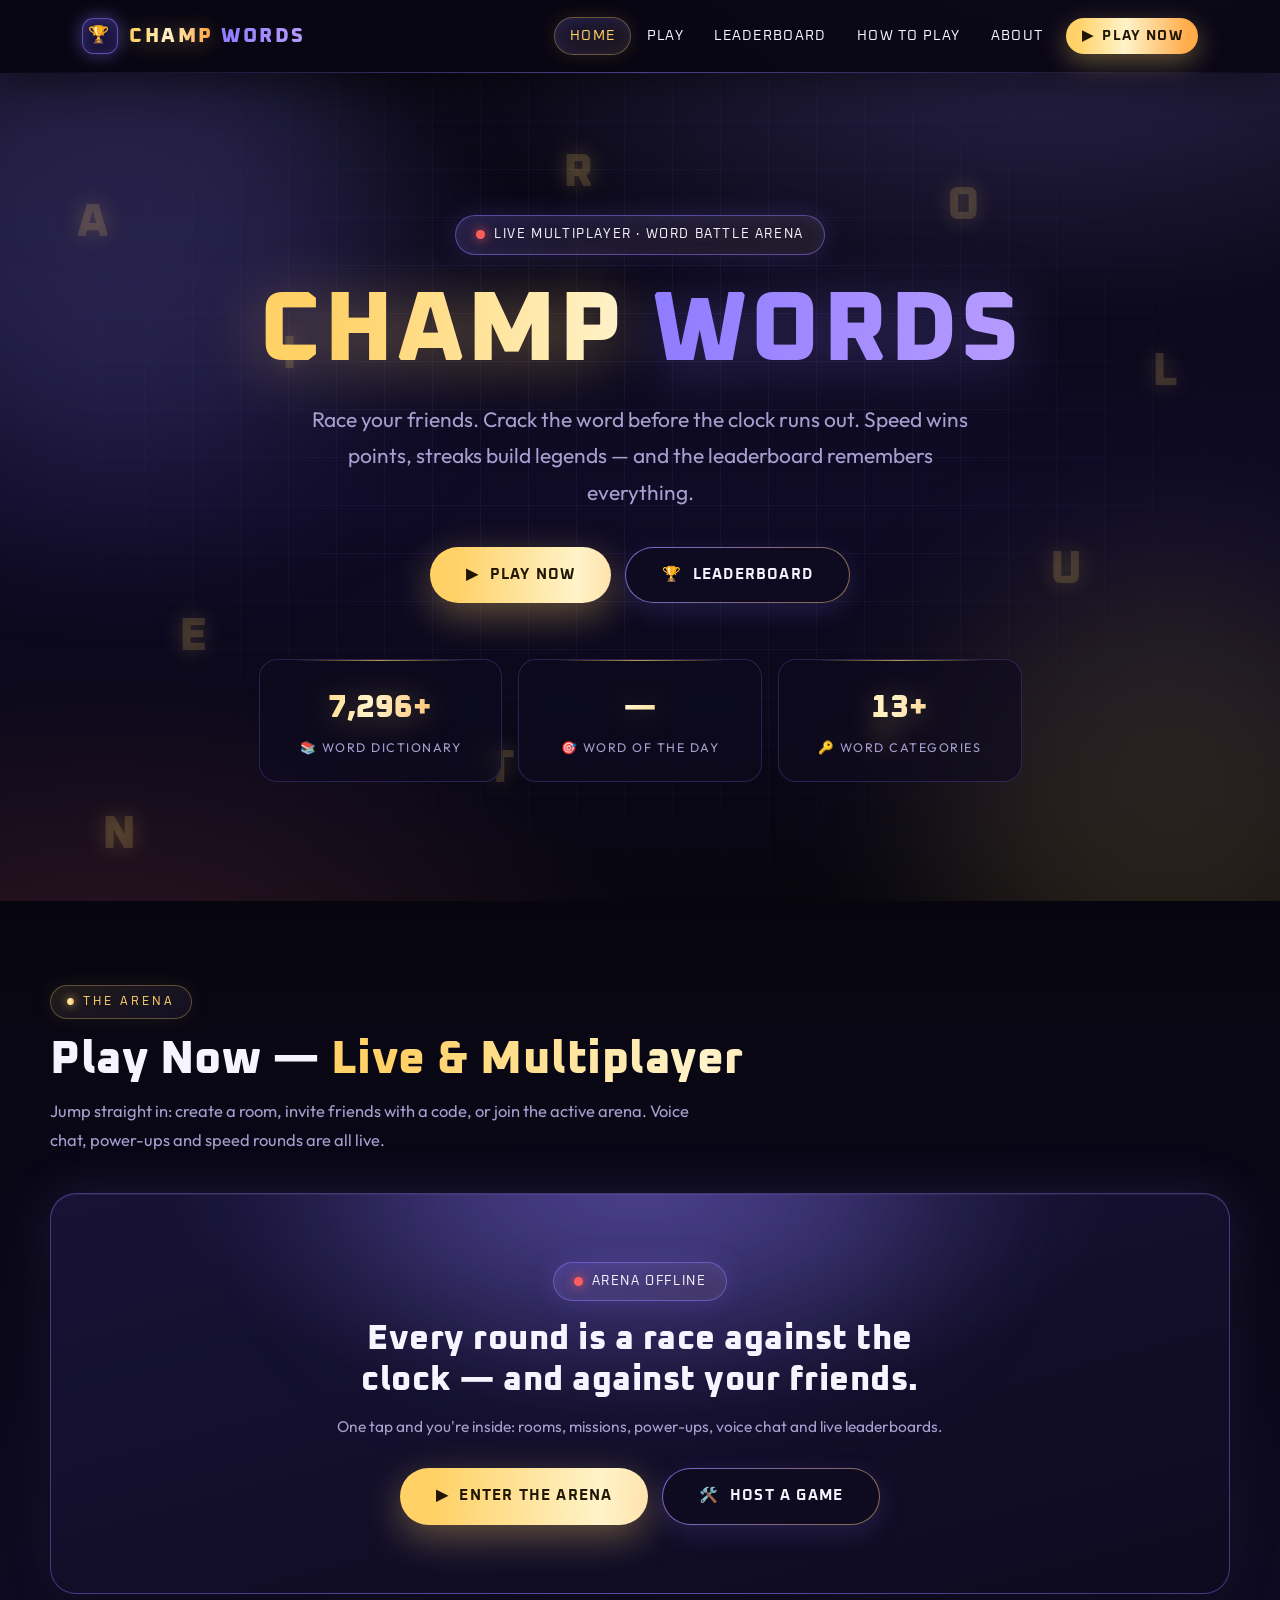
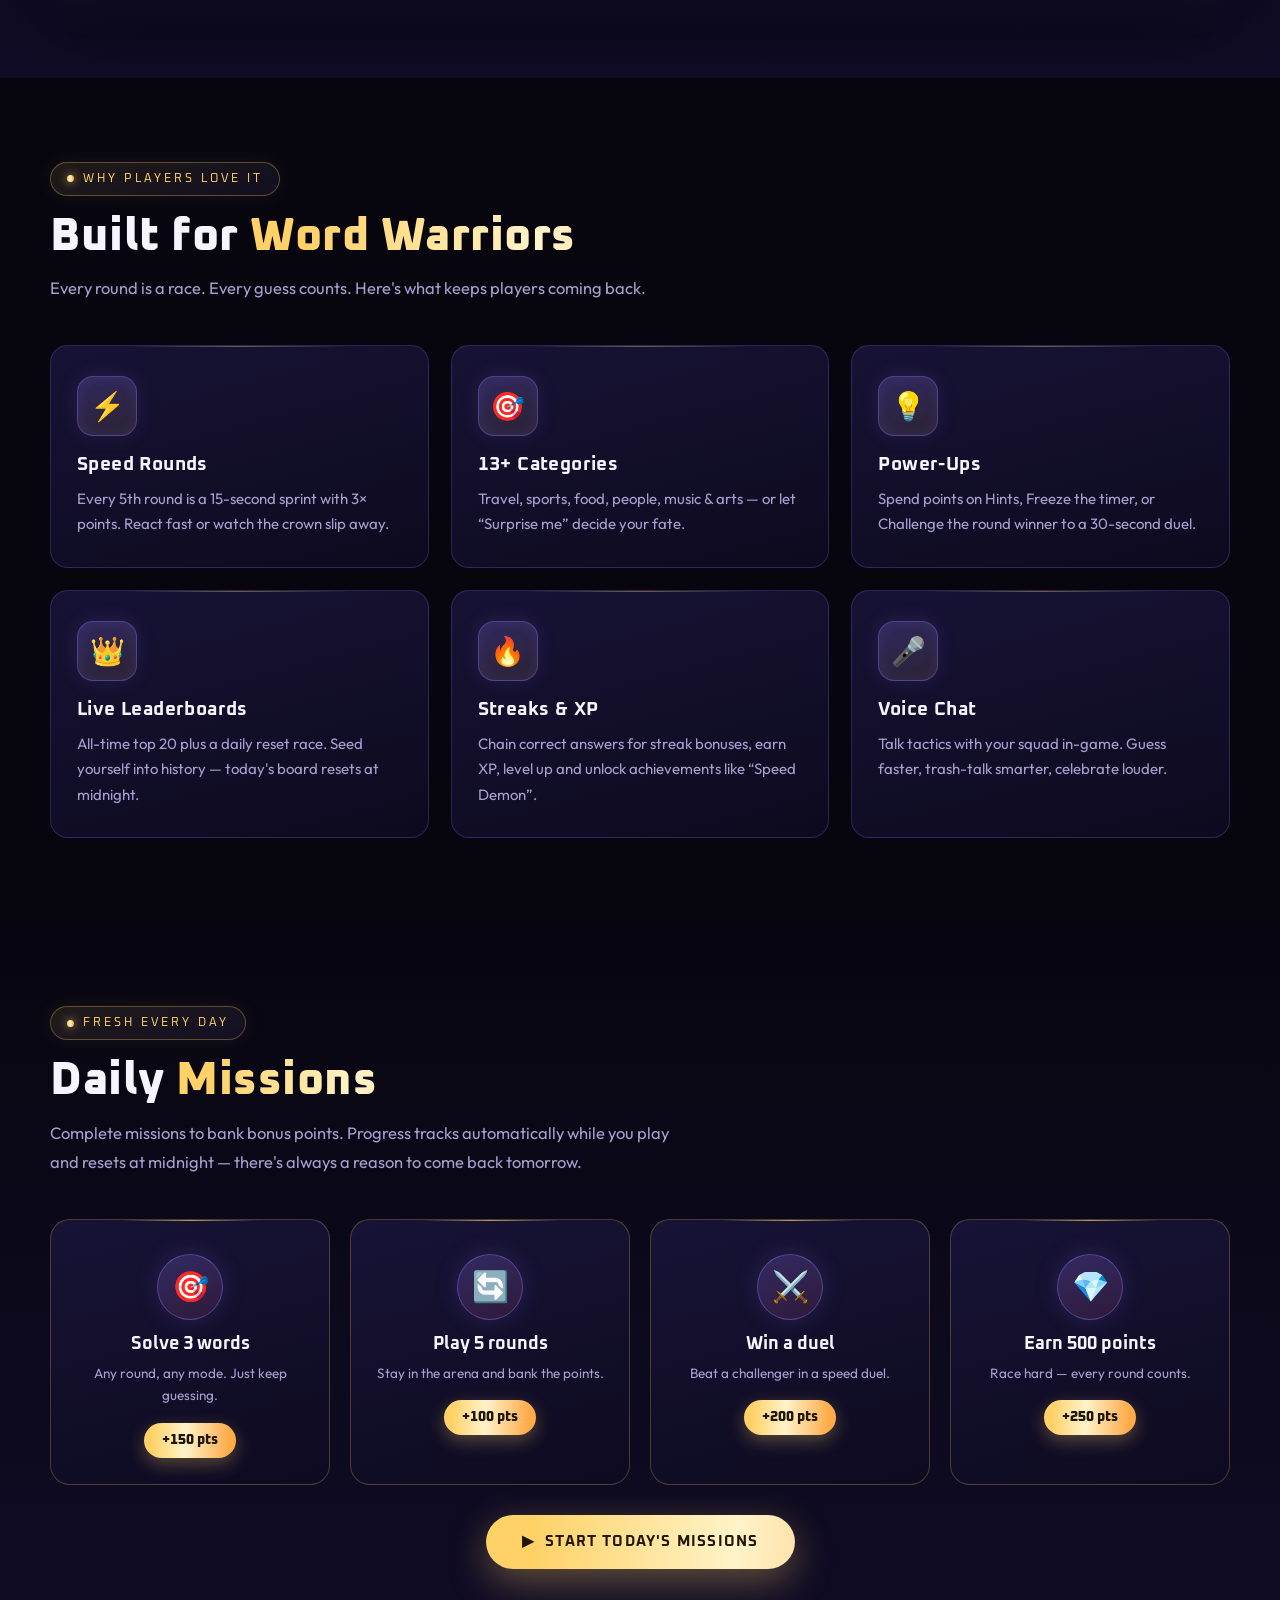
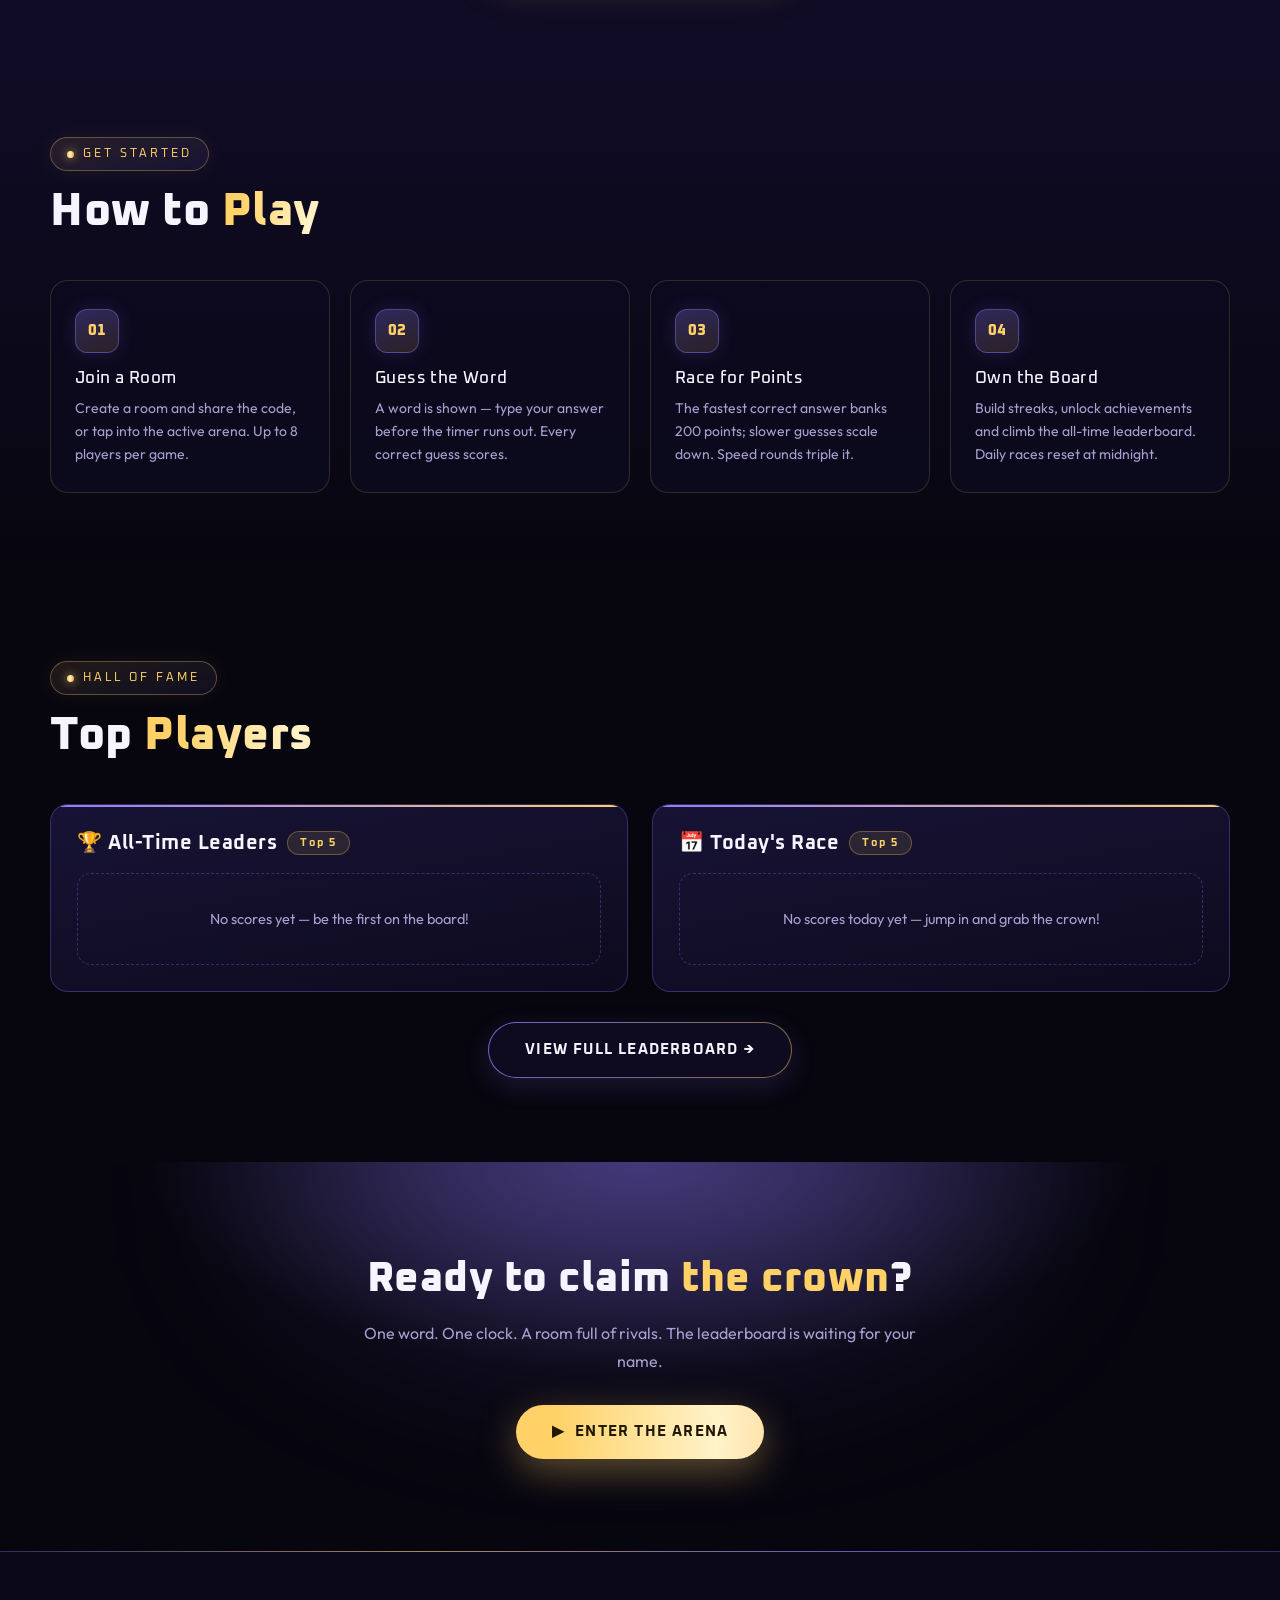
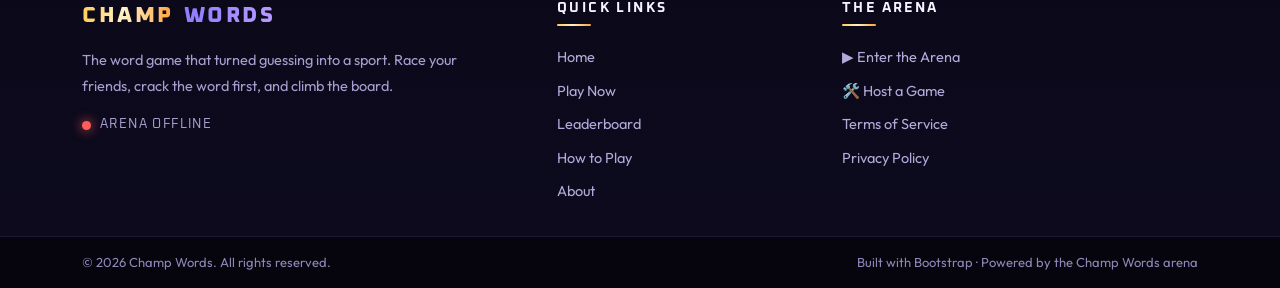
<file: index.html>
<!DOCTYPE html>
<html lang="en">
<head>
    <meta charset="UTF-8" />
    <meta name="viewport" content="width=device-width, initial-scale=1" />
    <title>Champ Words — Multiplayer Word Game</title>
    <meta name="description" content="Champ Words is a real-time multiplayer word guessing game. Race your friends, crack the word before the clock runs out, and climb the leaderboard." />
    <link href="https://cdn.jsdelivr.net/npm/bootstrap@5.3.3/dist/css/bootstrap.min.css" rel="stylesheet" />
    <link href="css/game-site.css" rel="stylesheet" />
</head>
<body class="cw-gaming">
    <div class="game-site">

        <!-- ============ NAVBAR ============ -->
        <nav class="navbar navbar-expand-lg sticky-top cw-navbar">
            <div class="container">
                <a class="navbar-brand" href="index.html">
                    <span class="brand-tile">&#127942;</span>
                    <span><span class="gold">Champ</span> <span class="purple">Words</span></span>
                </a>
                <button class="navbar-toggler" type="button" data-bs-toggle="collapse" data-bs-target="#cwNav" aria-controls="cwNav" aria-expanded="false" aria-label="Toggle navigation">
                    <span class="navbar-toggler-icon"></span>
                </button>
                <div class="collapse navbar-collapse" id="cwNav">
                    <ul class="navbar-nav ms-auto align-items-lg-center">
                        <li class="nav-item"><a class="nav-link active" aria-current="page" href="index.html">Home</a></li>
                        <li class="nav-item"><a class="nav-link" href="play.html">Play</a></li>
                        <li class="nav-item"><a class="nav-link" href="leaderboard.html">Leaderboard</a></li>
                        <li class="nav-item"><a class="nav-link" href="how-to-play.html">How to Play</a></li>
                        <li class="nav-item"><a class="nav-link" href="about.html">About</a></li>
                        <li class="nav-item ms-lg-2 mt-2 mt-lg-0"><a class="nav-link cw-btn-nav" href="play.html">&#9654;&nbsp; Play Now</a></li>
                    </ul>
                </div>
            </div>
        </nav>

        <!-- ============ HERO ============ -->
        <section class="cw-hero">
            <div class="cw-hero-grid"></div>
            <span class="cw-tile" style="left:6%;top:14%;animation-delay:0s">A</span>
            <span class="cw-tile" style="left:14%;top:64%;animation-delay:0.7s">E</span>
            <span class="cw-tile" style="left:22%;top:30%;animation-delay:1.4s">I</span>
            <span class="cw-tile" style="left:74%;top:12%;animation-delay:2.1s">O</span>
            <span class="cw-tile" style="left:82%;top:56%;animation-delay:2.8s">U</span>
            <span class="cw-tile" style="left:68%;top:76%;animation-delay:3.5s">S</span>
            <span class="cw-tile" style="left:44%;top:8%;animation-delay:4.2s">R</span>
            <span class="cw-tile" style="left:38%;top:80%;animation-delay:4.9s">T</span>
            <span class="cw-tile" style="left:90%;top:32%;animation-delay:5.6s">L</span>
            <span class="cw-tile" style="left:8%;top:88%;animation-delay:6.3s">N</span>

            <div class="cw-inner" style="position:relative;z-index:2">
                <div class="cw-hero-badge"><span class="dot" data-srv-dot></span> Live Multiplayer &middot; Word Battle Arena</div>
                <h1 class="cw-logo"><span class="cw-gold-text">Champ</span> <span class="cw-purple-text">Words</span></h1>
                <p class="cw-tagline">Race your friends. Crack the word before the clock runs out. Speed wins points, streaks build legends — and the leaderboard remembers everything.</p>
                <div class="cw-cta-row">
                    <a class="cw-btn cw-btn-gold" href="play.html">&#9654;&nbsp; Play Now</a>
                    <a class="cw-btn cw-btn-ghost" href="leaderboard.html">&#127942;&nbsp; Leaderboard</a>
                </div>

                <div class="cw-stats">
                    <div class="cw-stat"><span class="n" data-stat="words">7,296+</span><span class="l">&#128218; Word Dictionary</span></div>
                    <div class="cw-stat"><span class="n" data-stat="wotd">—</span><span class="l">&#127919; Word of the Day</span></div>
                    <div class="cw-stat"><span class="n" data-stat="cats">13+</span><span class="l">&#128273; Word Categories</span></div>
                </div>
            </div>
        </section>

        <!-- ============ PLAY ============ -->
        <section class="cw-section cw-play" id="play">
            <div class="cw-inner">
                <span class="cw-kicker">The Arena</span>
                <h2 class="cw-title">Play Now — <span>Live &amp; Multiplayer</span></h2>
                <p class="cw-sub">Jump straight in: create a room, invite friends with a code, or join the active arena. Voice chat, power-ups and speed rounds are all live.</p>

                <div class="cw-play-banner">
                    <div class="cw-play-banner-inner">
                        <span class="cw-hero-badge" style="margin-bottom:18px"><span class="dot" data-srv-dot></span><span data-srv-label>Arena online — jump in now</span></span>
                        <h3>Every round is a race against the clock — and against your friends.</h3>
                        <p>One tap and you're inside: rooms, missions, power-ups, voice chat and live leaderboards.</p>
                        <div class="cw-cta-row" style="margin-bottom:0">
                            <a class="cw-btn cw-btn-gold" href="play.html">&#9654;&nbsp; Enter the Arena</a>
                            <a class="cw-btn cw-btn-ghost" href="play.html?host=1">&#128736;&#65039;&nbsp; Host a Game</a>
                        </div>
                    </div>
                </div>
            </div>
        </section>

        <!-- ============ FEATURES ============ -->
        <section class="cw-section cw-features" id="features">
            <div class="cw-inner">
                <span class="cw-kicker">Why Players Love It</span>
                <h2 class="cw-title">Built for <span>Word Warriors</span></h2>
                <p class="cw-sub">Every round is a race. Every guess counts. Here's what keeps players coming back.</p>
                <div class="cw-grid">
                    <div class="cw-card"><span class="ic">&#9889;</span><h3>Speed Rounds</h3><p>Every 5th round is a 15-second sprint with 3&times; points. React fast or watch the crown slip away.</p></div>
                    <div class="cw-card"><span class="ic">&#127919;</span><h3>13+ Categories</h3><p>Travel, sports, food, people, music &amp; arts — or let &ldquo;Surprise me&rdquo; decide your fate.</p></div>
                    <div class="cw-card"><span class="ic">&#128161;</span><h3>Power-Ups</h3><p>Spend points on Hints, Freeze the timer, or Challenge the round winner to a 30-second duel.</p></div>
                    <div class="cw-card"><span class="ic">&#128081;</span><h3>Live Leaderboards</h3><p>All-time top 20 plus a daily reset race. Seed yourself into history — today's board resets at midnight.</p></div>
                    <div class="cw-card"><span class="ic">&#128293;</span><h3>Streaks &amp; XP</h3><p>Chain correct answers for streak bonuses, earn XP, level up and unlock achievements like &ldquo;Speed Demon&rdquo;.</p></div>
                    <div class="cw-card"><span class="ic">&#127908;</span><h3>Voice Chat</h3><p>Talk tactics with your squad in-game. Guess faster, trash-talk smarter, celebrate louder.</p></div>
                </div>
            </div>
        </section>

        <!-- ============ DAILY MISSIONS ============ -->
        <section class="cw-section cw-missions-site" id="missions">
            <div class="cw-inner">
                <span class="cw-kicker">Fresh Every Day</span>
                <h2 class="cw-title">Daily <span>Missions</span></h2>
                <p class="cw-sub">Complete missions to bank bonus points. Progress tracks automatically while you play and resets at midnight — there's always a reason to come back tomorrow.</p>
                <div class="cw-mission-grid">
                    <div class="cw-mcard"><span class="m-ic">&#127919;</span><h3>Solve 3 words</h3><p>Any round, any mode. Just keep guessing.</p><span class="m-reward">+150 pts</span></div>
                    <div class="cw-mcard"><span class="m-ic">&#128260;</span><h3>Play 5 rounds</h3><p>Stay in the arena and bank the points.</p><span class="m-reward">+100 pts</span></div>
                    <div class="cw-mcard"><span class="m-ic">&#9876;&#65039;</span><h3>Win a duel</h3><p>Beat a challenger in a speed duel.</p><span class="m-reward">+200 pts</span></div>
                    <div class="cw-mcard"><span class="m-ic">&#128142;</span><h3>Earn 500 points</h3><p>Race hard — every round counts.</p><span class="m-reward">+250 pts</span></div>
                </div>
                <div style="text-align:center;margin-top:30px">
                    <a class="cw-btn cw-btn-gold" href="play.html">&#9654;&nbsp; Start Today's Missions</a>
                </div>
            </div>
        </section>

        <!-- ============ HOW TO PLAY ============ -->
        <section class="cw-section cw-howto" id="howto">
            <div class="cw-inner">
                <span class="cw-kicker">Get Started</span>
                <h2 class="cw-title">How to <span>Play</span></h2>
                <div class="cw-steps">
                    <div class="cw-step"><h3>Join a Room</h3><p>Create a room and share the code, or tap into the active arena. Up to 8 players per game.</p></div>
                    <div class="cw-step"><h3>Guess the Word</h3><p>A word is shown — type your answer before the timer runs out. Every correct guess scores.</p></div>
                    <div class="cw-step"><h3>Race for Points</h3><p>The fastest correct answer banks 200 points; slower guesses scale down. Speed rounds triple it.</p></div>
                    <div class="cw-step"><h3>Own the Board</h3><p>Build streaks, unlock achievements and climb the all-time leaderboard. Daily races reset at midnight.</p></div>
                </div>
            </div>
        </section>

        <!-- ============ TOP PLAYERS ============ -->
        <section class="cw-section cw-features" id="top-players">
            <div class="cw-inner">
                <span class="cw-kicker">Hall of Fame</span>
                <h2 class="cw-title">Top <span>Players</span></h2>
                <div class="cw-boards">
                    <div class="cw-board">
                        <h3>&#127942; All-Time Leaders <span class="tag">Top 5</span></h3>
                        <div data-board="alltime" data-limit="5"></div>
                    </div>
                    <div class="cw-board">
                        <h3>&#128197; Today's Race <span class="tag">Top 5</span></h3>
                        <div data-board="today" data-limit="5"></div>
                    </div>
                </div>
                <div style="text-align:center;margin-top:30px">
                    <a class="cw-btn cw-btn-ghost" href="leaderboard.html">View Full Leaderboard &rarr;</a>
                </div>
            </div>
        </section>

        <!-- ============ CTA BAND ============ -->
        <section class="cw-cta">
            <div class="cw-inner">
                <h2>Ready to claim <span style="color:var(--cw-gold)">the crown</span>?</h2>
                <p>One word. One clock. A room full of rivals. The leaderboard is waiting for your name.</p>
                <a class="cw-btn cw-btn-gold" href="play.html">&#9654;&nbsp; Enter the Arena</a>
            </div>
        </section>

        <!-- ============ FOOTER ============ -->
        <footer class="cw-footer pt-5 pb-0">
            <div class="container">
                <div class="row g-4 pb-4">
                    <div class="col-lg-5 col-md-6">
                        <div class="fw-brand"><span class="gold">Champ</span> <span class="purple">Words</span></div>
                        <p class="fw-blurb">The word game that turned guessing into a sport. Race your friends, crack the word first, and climb the board.</p>
                        <span class="fw-status"><span class="dot" data-srv-dot></span><span data-srv-label>Arena online</span></span>
                    </div>
                    <div class="col-lg-3 col-md-6 col-6">
                        <h5 class="fw-title">Quick Links</h5>
                        <ul class="fw-list">
                            <li><a href="index.html">Home</a></li>
                            <li><a href="play.html">Play Now</a></li>
                            <li><a href="leaderboard.html">Leaderboard</a></li>
                            <li><a href="how-to-play.html">How to Play</a></li>
                            <li><a href="about.html">About</a></li>
                        </ul>
                    </div>
                    <div class="col-lg-4 col-md-6 col-6">
                        <h5 class="fw-title">The Arena</h5>
                        <ul class="fw-list">
                            <li><a href="play.html">&#9654; Enter the Arena</a></li>
                            <li><a href="play.html?host=1">&#128736;&#65039; Host a Game</a></li>
                            <li><a href="http://localhost:3000/terms" target="_blank" rel="noopener">Terms of Service</a></li>
                            <li><a href="http://localhost:3000/privacy" target="_blank" rel="noopener">Privacy Policy</a></li>
                        </ul>
                    </div>
                </div>
            </div>
            <div class="cw-footer-lower py-3">
                <div class="container d-flex flex-wrap justify-content-between gap-2">
                    <span>&copy; <span data-year></span> Champ Words. All rights reserved.</span>
                    <span>Built with Bootstrap &middot; Powered by the Champ Words arena</span>
                </div>
            </div>
        </footer>

    </div><!-- /.game-site -->

    <button class="cw-topbtn" data-top aria-label="Back to top">&#8593;</button>

    <script src="https://cdn.jsdelivr.net/npm/bootstrap@5.3.3/dist/js/bootstrap.bundle.min.js"></script>
    <script src="js/main.js"></script>
</body>
</html>
</file>
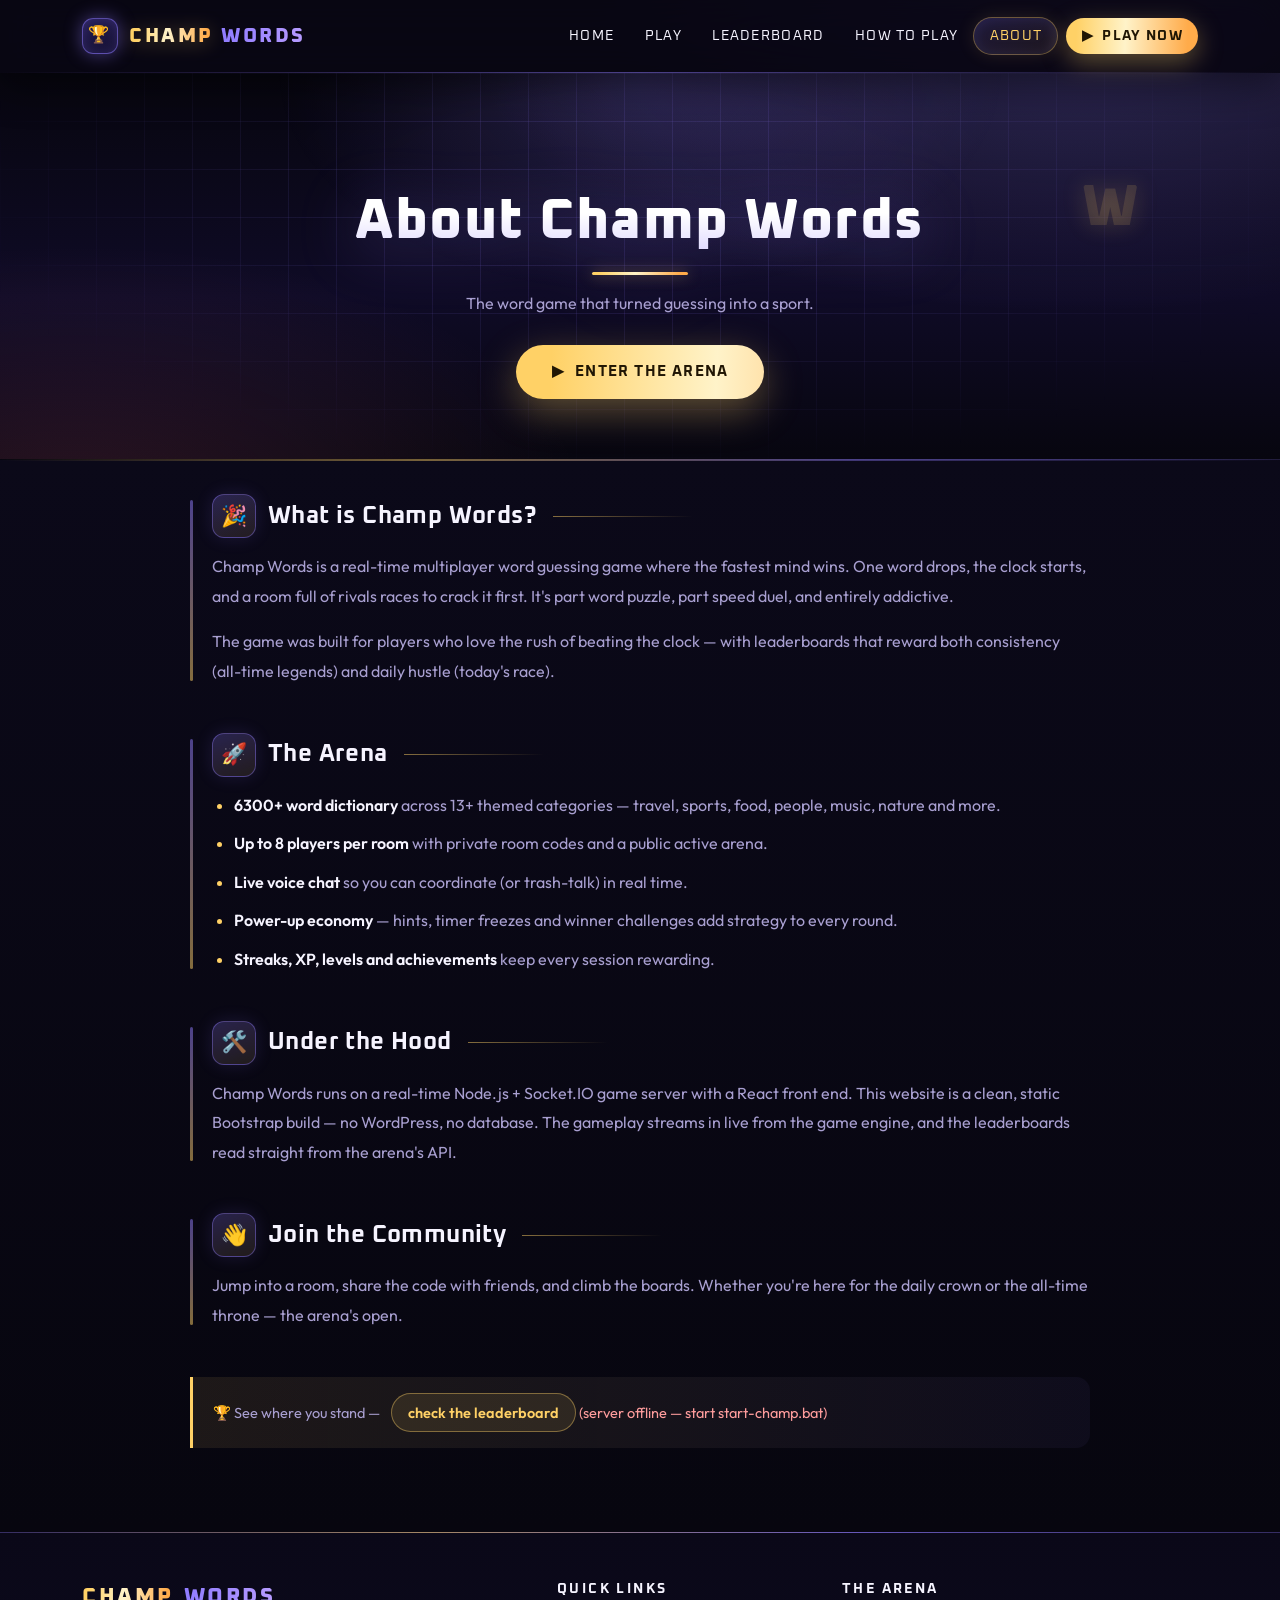
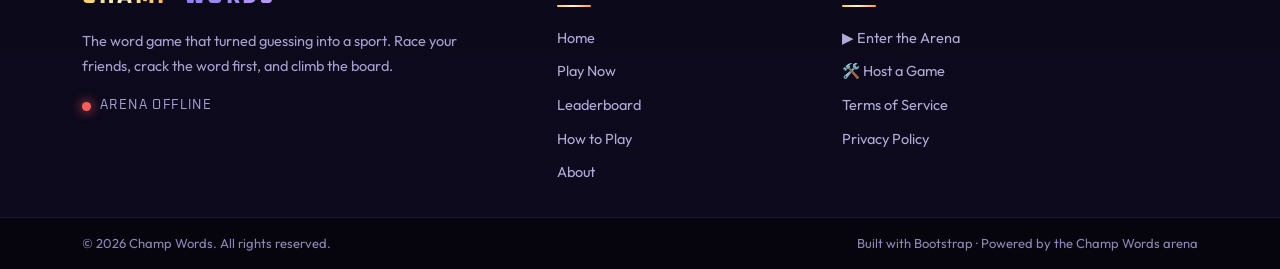
<file: about.html>
<!DOCTYPE html>
<html lang="en">
<head>
    <meta charset="UTF-8" />
    <meta name="viewport" content="width=device-width, initial-scale=1" />
    <title>About — Champ Words</title>
    <meta name="description" content="About Champ Words — the real-time multiplayer word guessing game that turned guessing into a sport." />
    <link href="https://cdn.jsdelivr.net/npm/bootstrap@5.3.3/dist/css/bootstrap.min.css" rel="stylesheet" />
    <link href="css/game-site.css" rel="stylesheet" />
</head>
<body class="cw-gaming">
    <div class="game-site">

        <!-- ============ NAVBAR ============ -->
        <nav class="navbar navbar-expand-lg sticky-top cw-navbar">
            <div class="container">
                <a class="navbar-brand" href="index.html">
                    <span class="brand-tile">&#127942;</span>
                    <span><span class="gold">Champ</span> <span class="purple">Words</span></span>
                </a>
                <button class="navbar-toggler" type="button" data-bs-toggle="collapse" data-bs-target="#cwNav" aria-controls="cwNav" aria-expanded="false" aria-label="Toggle navigation">
                    <span class="navbar-toggler-icon"></span>
                </button>
                <div class="collapse navbar-collapse" id="cwNav">
                    <ul class="navbar-nav ms-auto align-items-lg-center">
                        <li class="nav-item"><a class="nav-link" href="index.html">Home</a></li>
                        <li class="nav-item"><a class="nav-link" href="play.html">Play</a></li>
                        <li class="nav-item"><a class="nav-link" href="leaderboard.html">Leaderboard</a></li>
                        <li class="nav-item"><a class="nav-link" href="how-to-play.html">How to Play</a></li>
                        <li class="nav-item"><a class="nav-link active" aria-current="page" href="about.html">About</a></li>
                        <li class="nav-item ms-lg-2 mt-2 mt-lg-0"><a class="nav-link cw-btn-nav" href="play.html">&#9654;&nbsp; Play Now</a></li>
                    </ul>
                </div>
            </div>
        </nav>

        <!-- ============ PAGE HEAD ============ -->
        <section class="cw-pagehead">
            <h1>About Champ Words</h1>
            <p>The word game that turned guessing into a sport.</p>
            <a class="cw-btn cw-btn-gold" href="play.html">&#9654;&nbsp; Enter the Arena</a>
        </section>

        <!-- ============ CONTENT ============ -->
        <section class="cw-section cw-features" style="padding-top:34px">
            <div class="cw-inner cw-content">

                <div class="cw-block">
                    <h2><span class="emoji">&#127881;</span> What is Champ Words?</h2>
                    <p>Champ Words is a real-time multiplayer word guessing game where the fastest mind wins. One word drops, the clock starts, and a room full of rivals races to crack it first. It's part word puzzle, part speed duel, and entirely addictive.</p>
                    <p>The game was built for players who love the rush of beating the clock — with leaderboards that reward both consistency (all-time legends) and daily hustle (today's race).</p>
                </div>

                <div class="cw-block">
                    <h2><span class="emoji">&#128640;</span> The Arena</h2>
                    <ul>
                        <li><strong>6300+ word dictionary</strong> across 13+ themed categories — travel, sports, food, people, music, nature and more.</li>
                        <li><strong>Up to 8 players per room</strong> with private room codes and a public active arena.</li>
                        <li><strong>Live voice chat</strong> so you can coordinate (or trash-talk) in real time.</li>
                        <li><strong>Power-up economy</strong> — hints, timer freezes and winner challenges add strategy to every round.</li>
                        <li><strong>Streaks, XP, levels and achievements</strong> keep every session rewarding.</li>
                    </ul>
                </div>

                <div class="cw-block">
                    <h2><span class="emoji">&#128736;&#65039;</span> Under the Hood</h2>
                    <p>Champ Words runs on a real-time Node.js + Socket.IO game server with a React front end. This website is a clean, static Bootstrap build — no WordPress, no database. The gameplay streams in live from the game engine, and the leaderboards read straight from the arena's API.</p>
                </div>

                <div class="cw-block">
                    <h2><span class="emoji">&#128075;</span> Join the Community</h2>
                    <p>Jump into a room, share the code with friends, and climb the boards. Whether you're here for the daily crown or the all-time throne — the arena's open.</p>
                </div>

                <div class="cw-note">
                    &#127942; See where you stand — <a href="leaderboard.html" style="color:var(--cw-gold)">check the leaderboard</a>
                    <span data-srv-warn style="color:#ff9d9d"></span>
                </div>

            </div>
        </section>

        <!-- ============ FOOTER ============ -->
        <footer class="cw-footer pt-5 pb-0">
            <div class="container">
                <div class="row g-4 pb-4">
                    <div class="col-lg-5 col-md-6">
                        <div class="fw-brand"><span class="gold">Champ</span> <span class="purple">Words</span></div>
                        <p class="fw-blurb">The word game that turned guessing into a sport. Race your friends, crack the word first, and climb the board.</p>
                        <span class="fw-status"><span class="dot" data-srv-dot></span><span data-srv-label>Arena online</span></span>
                    </div>
                    <div class="col-lg-3 col-md-6 col-6">
                        <h5 class="fw-title">Quick Links</h5>
                        <ul class="fw-list">
                            <li><a href="index.html">Home</a></li>
                            <li><a href="play.html">Play Now</a></li>
                            <li><a href="leaderboard.html">Leaderboard</a></li>
                            <li><a href="how-to-play.html">How to Play</a></li>
                            <li><a href="about.html">About</a></li>
                        </ul>
                    </div>
                    <div class="col-lg-4 col-md-6 col-6">
                        <h5 class="fw-title">The Arena</h5>
                        <ul class="fw-list">
                            <li><a href="play.html">&#9654; Enter the Arena</a></li>
                            <li><a href="play.html?host=1">&#128736;&#65039; Host a Game</a></li>
                            <li><a href="http://localhost:3000/terms" target="_blank" rel="noopener">Terms of Service</a></li>
                            <li><a href="http://localhost:3000/privacy" target="_blank" rel="noopener">Privacy Policy</a></li>
                        </ul>
                    </div>
                </div>
            </div>
            <div class="cw-footer-lower py-3">
                <div class="container d-flex flex-wrap justify-content-between gap-2">
                    <span>&copy; <span data-year></span> Champ Words. All rights reserved.</span>
                    <span>Built with Bootstrap &middot; Powered by the Champ Words arena</span>
                </div>
            </div>
        </footer>

    </div><!-- /.game-site -->

    <button class="cw-topbtn" data-top aria-label="Back to top">&#8593;</button>

    <script src="https://cdn.jsdelivr.net/npm/bootstrap@5.3.3/dist/js/bootstrap.bundle.min.js"></script>
    <script src="js/main.js"></script>
</body>
</html>
</file>
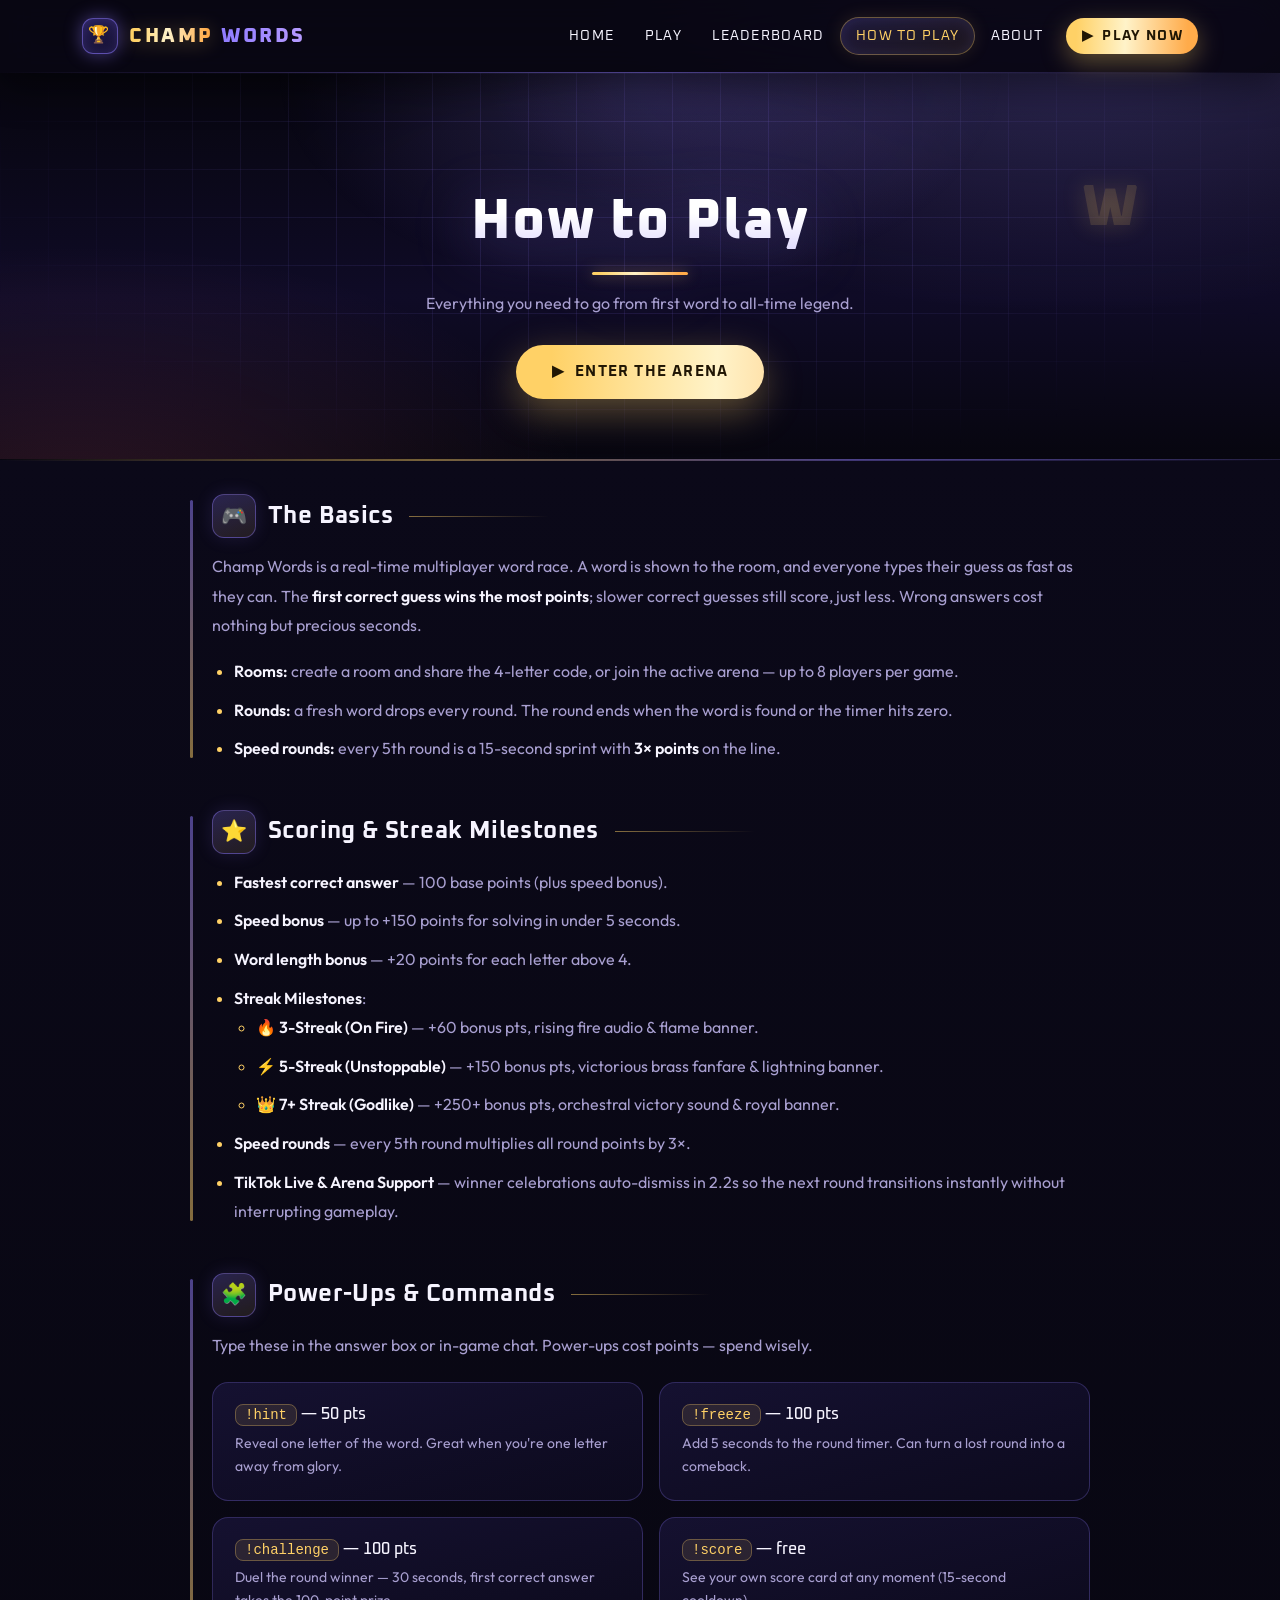
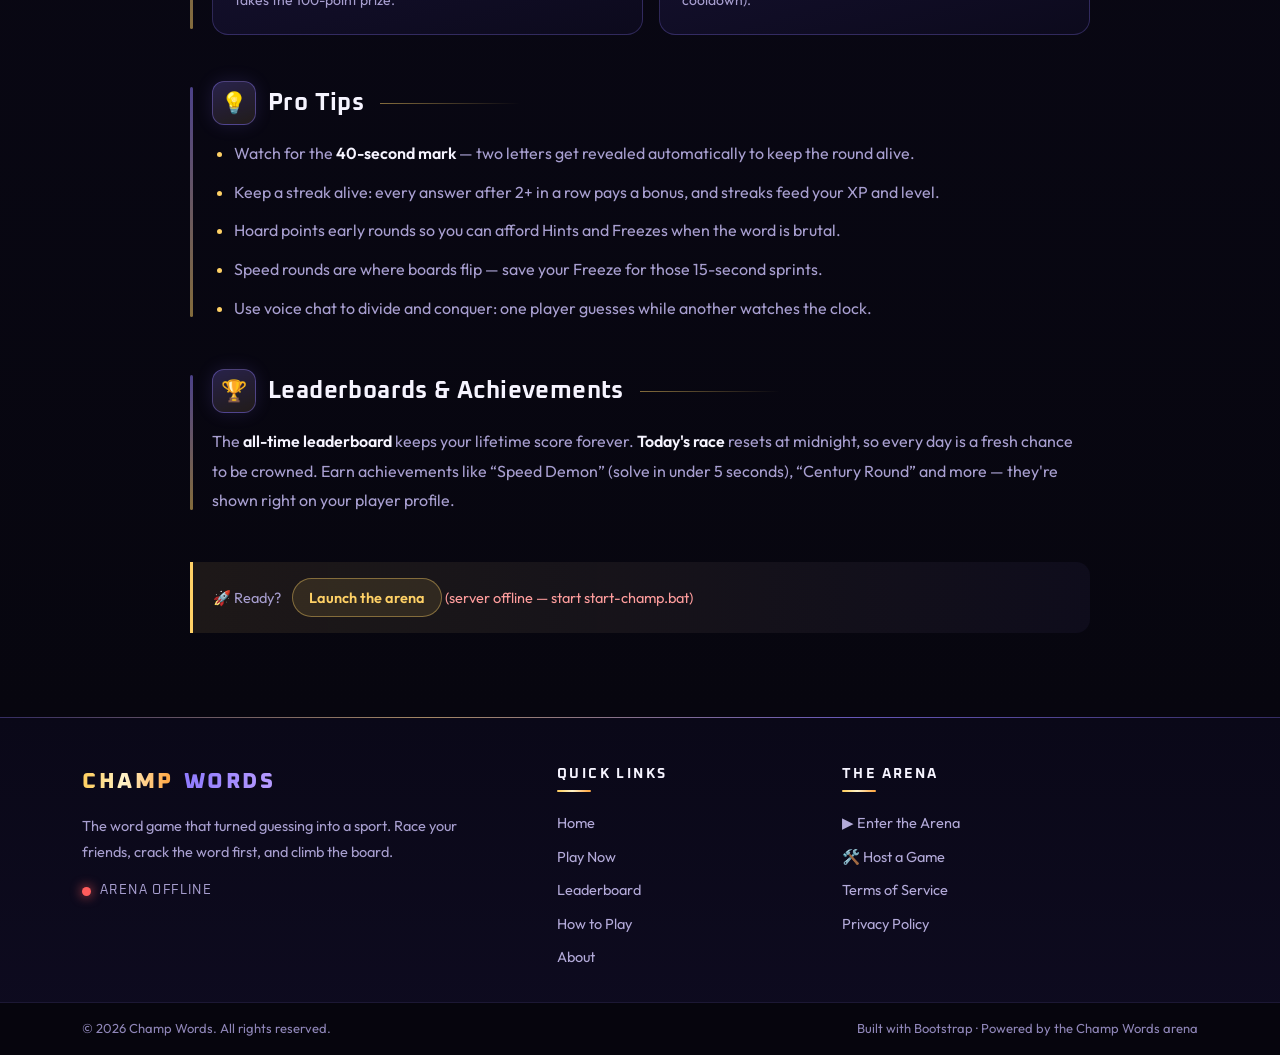
<file: how-to-play.html>
<!DOCTYPE html>
<html lang="en">
<head>
    <meta charset="UTF-8" />
    <meta name="viewport" content="width=device-width, initial-scale=1" />
    <title>How to Play — Champ Words</title>
    <meta name="description" content="Champ Words rules, scoring, power-ups and pro tips. Everything you need to go from first word to all-time legend." />
    <link href="https://cdn.jsdelivr.net/npm/bootstrap@5.3.3/dist/css/bootstrap.min.css" rel="stylesheet" />
    <link href="css/game-site.css" rel="stylesheet" />
</head>
<body class="cw-gaming">
    <div class="game-site">

        <!-- ============ NAVBAR ============ -->
        <nav class="navbar navbar-expand-lg sticky-top cw-navbar">
            <div class="container">
                <a class="navbar-brand" href="index.html">
                    <span class="brand-tile">&#127942;</span>
                    <span><span class="gold">Champ</span> <span class="purple">Words</span></span>
                </a>
                <button class="navbar-toggler" type="button" data-bs-toggle="collapse" data-bs-target="#cwNav" aria-controls="cwNav" aria-expanded="false" aria-label="Toggle navigation">
                    <span class="navbar-toggler-icon"></span>
                </button>
                <div class="collapse navbar-collapse" id="cwNav">
                    <ul class="navbar-nav ms-auto align-items-lg-center">
                        <li class="nav-item"><a class="nav-link" href="index.html">Home</a></li>
                        <li class="nav-item"><a class="nav-link" href="play.html">Play</a></li>
                        <li class="nav-item"><a class="nav-link" href="leaderboard.html">Leaderboard</a></li>
                        <li class="nav-item"><a class="nav-link active" aria-current="page" href="how-to-play.html">How to Play</a></li>
                        <li class="nav-item"><a class="nav-link" href="about.html">About</a></li>
                        <li class="nav-item ms-lg-2 mt-2 mt-lg-0"><a class="nav-link cw-btn-nav" href="play.html">&#9654;&nbsp; Play Now</a></li>
                    </ul>
                </div>
            </div>
        </nav>

        <!-- ============ PAGE HEAD ============ -->
        <section class="cw-pagehead">
            <h1>How to Play</h1>
            <p>Everything you need to go from first word to all-time legend.</p>
            <a class="cw-btn cw-btn-gold" href="play.html">&#9654;&nbsp; Enter the Arena</a>
        </section>

        <!-- ============ CONTENT ============ -->
        <section class="cw-section cw-features" style="padding-top:34px">
            <div class="cw-inner cw-content">

                <div class="cw-block">
                    <h2><span class="emoji">&#127918;</span> The Basics</h2>
                    <p>Champ Words is a real-time multiplayer word race. A word is shown to the room, and everyone types their guess as fast as they can. The <strong>first correct guess wins the most points</strong>; slower correct guesses still score, just less. Wrong answers cost nothing but precious seconds.</p>
                    <ul>
                        <li><strong>Rooms:</strong> create a room and share the 4-letter code, or join the active arena — up to 8 players per game.</li>
                        <li><strong>Rounds:</strong> a fresh word drops every round. The round ends when the word is found or the timer hits zero.</li>
                        <li><strong>Speed rounds:</strong> every 5th round is a 15-second sprint with <strong>3&times; points</strong> on the line.</li>
                    </ul>
                </div>

                <div class="cw-block" id="scoring">
                    <h2><span class="emoji">&#11088;</span> Scoring &amp; Streak Milestones</h2>
                    <ul>
                        <li><strong>Fastest correct answer</strong> — 100 base points (plus speed bonus).</li>
                        <li><strong>Speed bonus</strong> — up to +150 points for solving in under 5 seconds.</li>
                        <li><strong>Word length bonus</strong> — +20 points for each letter above 4.</li>
                        <li><strong>Streak Milestones</strong>:
                            <ul>
                                <li>🔥 <strong>3-Streak (On Fire)</strong> — +60 bonus pts, rising fire audio &amp; flame banner.</li>
                                <li>⚡ <strong>5-Streak (Unstoppable)</strong> — +150 bonus pts, victorious brass fanfare &amp; lightning banner.</li>
                                <li>👑 <strong>7+ Streak (Godlike)</strong> — +250+ bonus pts, orchestral victory sound &amp; royal banner.</li>
                            </ul>
                        </li>
                        <li><strong>Speed rounds</strong> — every 5th round multiplies all round points by 3&times;.</li>
                        <li><strong>TikTok Live &amp; Arena Support</strong> — winner celebrations auto-dismiss in 2.2s so the next round transitions instantly without interrupting gameplay.</li>
                    </ul>
                </div>

                <div class="cw-block" id="powerups">
                    <h2><span class="emoji">&#129513;</span> Power-Ups &amp; Commands</h2>
                    <p>Type these in the answer box or in-game chat. Power-ups cost points — spend wisely.</p>
                    <div class="cw-cardlist">
                        <div class="cw-power"><h4><code>!hint</code> &mdash; 50 pts</h4><p>Reveal one letter of the word. Great when you're one letter away from glory.</p></div>
                        <div class="cw-power"><h4><code>!freeze</code> &mdash; 100 pts</h4><p>Add 5 seconds to the round timer. Can turn a lost round into a comeback.</p></div>
                        <div class="cw-power"><h4><code>!challenge</code> &mdash; 100 pts</h4><p>Duel the round winner — 30 seconds, first correct answer takes the 100-point prize.</p></div>
                        <div class="cw-power"><h4><code>!score</code> &mdash; free</h4><p>See your own score card at any moment (15-second cooldown).</p></div>
                    </div>
                </div>

                <div class="cw-block" id="tips">
                    <h2><span class="emoji">&#128161;</span> Pro Tips</h2>
                    <ul>
                        <li>Watch for the <strong>40-second mark</strong> — two letters get revealed automatically to keep the round alive.</li>
                        <li>Keep a streak alive: every answer after 2+ in a row pays a bonus, and streaks feed your XP and level.</li>
                        <li>Hoard points early rounds so you can afford Hints and Freezes when the word is brutal.</li>
                        <li>Speed rounds are where boards flip — save your Freeze for those 15-second sprints.</li>
                        <li>Use voice chat to divide and conquer: one player guesses while another watches the clock.</li>
                    </ul>
                </div>

                <div class="cw-block">
                    <h2><span class="emoji">&#127942;</span> Leaderboards &amp; Achievements</h2>
                    <p>The <strong>all-time leaderboard</strong> keeps your lifetime score forever. <strong>Today's race</strong> resets at midnight, so every day is a fresh chance to be crowned. Earn achievements like &ldquo;Speed Demon&rdquo; (solve in under 5 seconds), &ldquo;Century Round&rdquo; and more — they're shown right on your player profile.</p>
                </div>

                <div class="cw-note">
                    &#128640; Ready? <a href="http://localhost:3000" target="_blank" rel="noopener" style="color:var(--cw-gold)">Launch the arena</a>
                    <span data-srv-warn style="color:#ff9d9d"></span>
                </div>

            </div>
        </section>

        <!-- ============ FOOTER ============ -->
        <footer class="cw-footer pt-5 pb-0">
            <div class="container">
                <div class="row g-4 pb-4">
                    <div class="col-lg-5 col-md-6">
                        <div class="fw-brand"><span class="gold">Champ</span> <span class="purple">Words</span></div>
                        <p class="fw-blurb">The word game that turned guessing into a sport. Race your friends, crack the word first, and climb the board.</p>
                        <span class="fw-status"><span class="dot" data-srv-dot></span><span data-srv-label>Arena online</span></span>
                    </div>
                    <div class="col-lg-3 col-md-6 col-6">
                        <h5 class="fw-title">Quick Links</h5>
                        <ul class="fw-list">
                            <li><a href="index.html">Home</a></li>
                            <li><a href="play.html">Play Now</a></li>
                            <li><a href="leaderboard.html">Leaderboard</a></li>
                            <li><a href="how-to-play.html">How to Play</a></li>
                            <li><a href="about.html">About</a></li>
                        </ul>
                    </div>
                    <div class="col-lg-4 col-md-6 col-6">
                        <h5 class="fw-title">The Arena</h5>
                        <ul class="fw-list">
                            <li><a href="play.html">&#9654; Enter the Arena</a></li>
                            <li><a href="play.html?host=1">&#128736;&#65039; Host a Game</a></li>
                            <li><a href="http://localhost:3000/terms" target="_blank" rel="noopener">Terms of Service</a></li>
                            <li><a href="http://localhost:3000/privacy" target="_blank" rel="noopener">Privacy Policy</a></li>
                        </ul>
                    </div>
                </div>
            </div>
            <div class="cw-footer-lower py-3">
                <div class="container d-flex flex-wrap justify-content-between gap-2">
                    <span>&copy; <span data-year></span> Champ Words. All rights reserved.</span>
                    <span>Built with Bootstrap &middot; Powered by the Champ Words arena</span>
                </div>
            </div>
        </footer>

    </div><!-- /.game-site -->

    <button class="cw-topbtn" data-top aria-label="Back to top">&#8593;</button>

    <script src="https://cdn.jsdelivr.net/npm/bootstrap@5.3.3/dist/js/bootstrap.bundle.min.js"></script>
    <script src="js/main.js"></script>
</body>
</html>
</file>
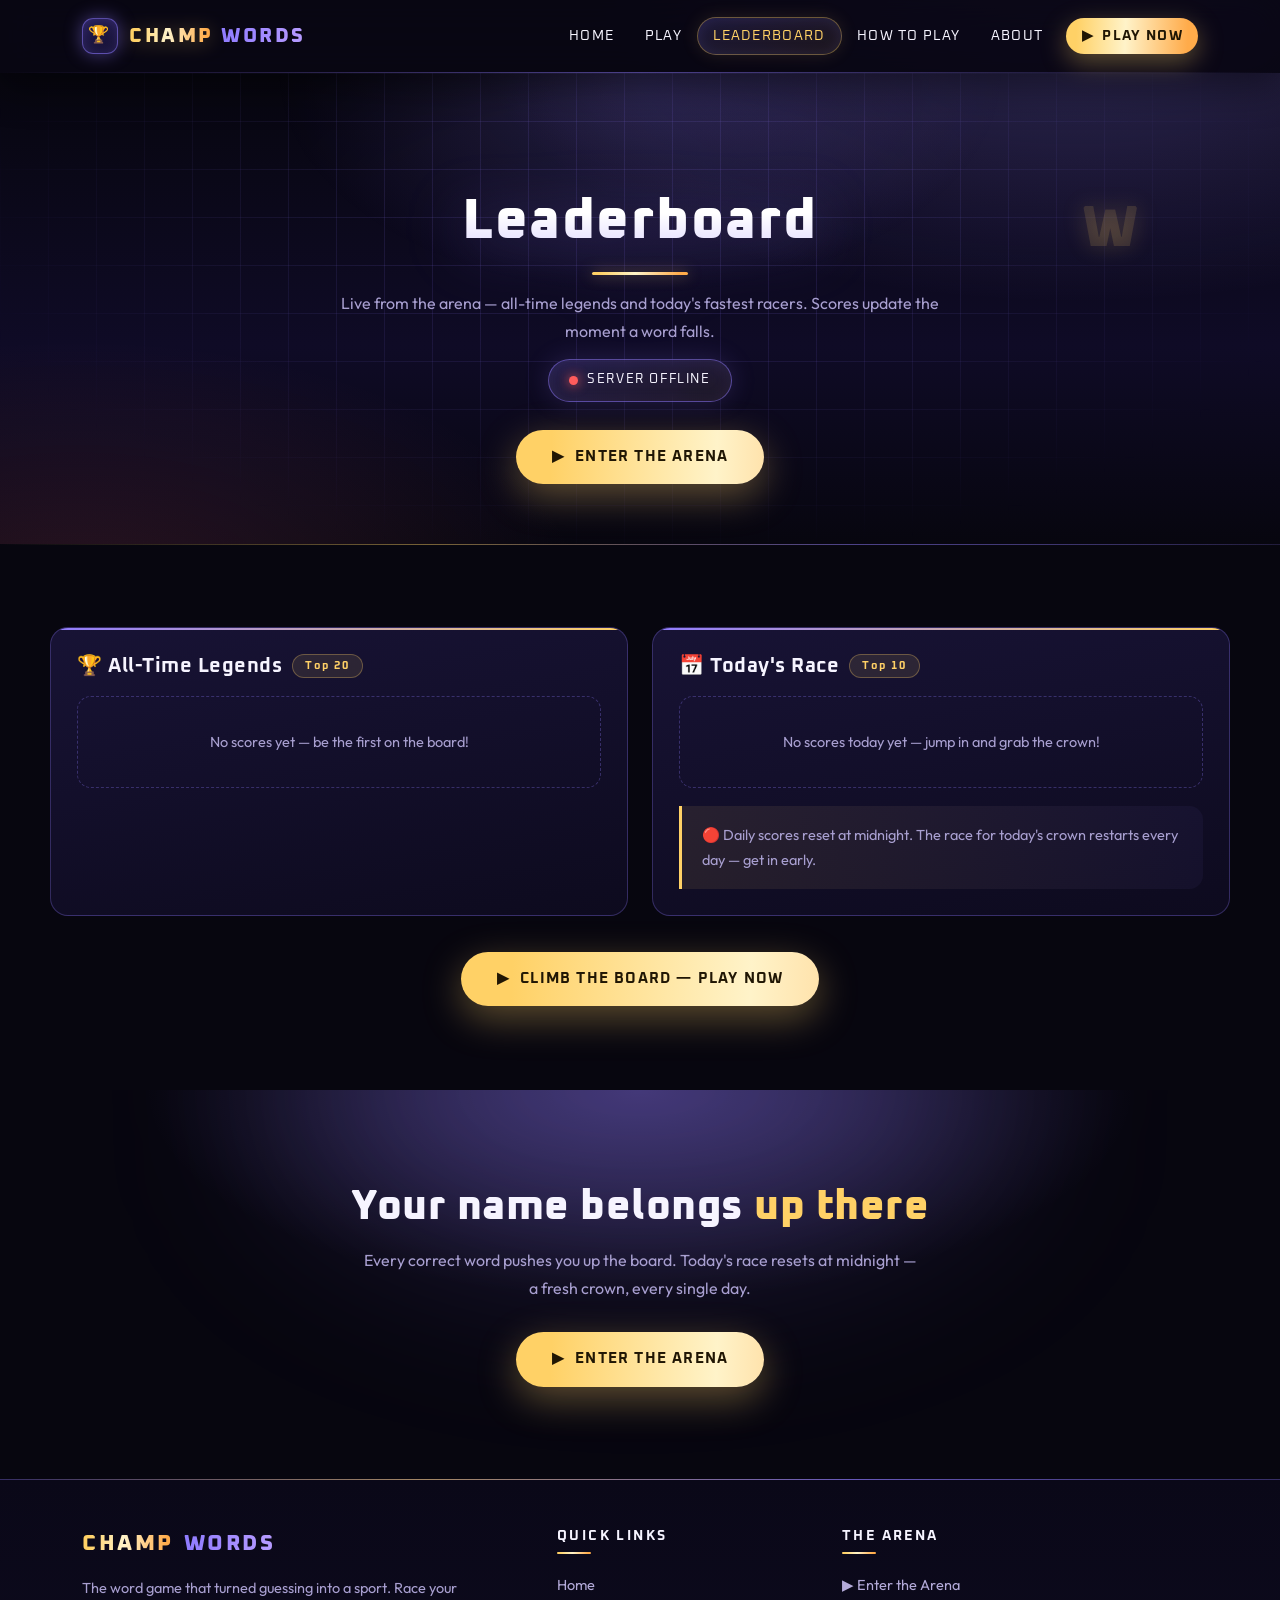
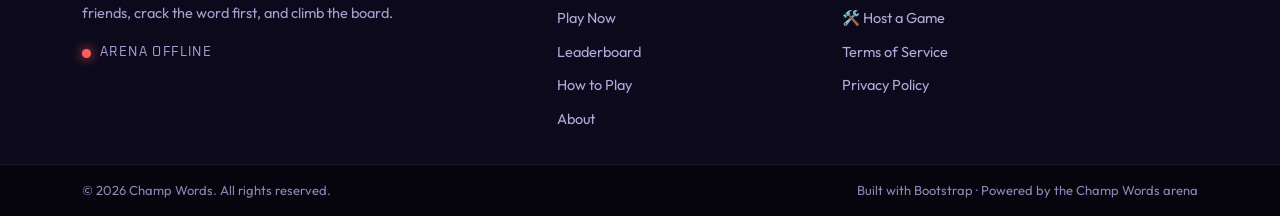
<file: leaderboard.html>
<!DOCTYPE html>
<html lang="en">
<head>
    <meta charset="UTF-8" />
    <meta name="viewport" content="width=device-width, initial-scale=1" />
    <title>Leaderboard — Champ Words</title>
    <meta name="description" content="Champ Words leaderboards — all-time legends and today's fastest racers, live from the arena." />
    <link href="https://cdn.jsdelivr.net/npm/bootstrap@5.3.3/dist/css/bootstrap.min.css" rel="stylesheet" />
    <link href="css/game-site.css" rel="stylesheet" />
</head>
<body class="cw-gaming">
    <div class="game-site">

        <!-- ============ NAVBAR ============ -->
        <nav class="navbar navbar-expand-lg sticky-top cw-navbar">
            <div class="container">
                <a class="navbar-brand" href="index.html">
                    <span class="brand-tile">&#127942;</span>
                    <span><span class="gold">Champ</span> <span class="purple">Words</span></span>
                </a>
                <button class="navbar-toggler" type="button" data-bs-toggle="collapse" data-bs-target="#cwNav" aria-controls="cwNav" aria-expanded="false" aria-label="Toggle navigation">
                    <span class="navbar-toggler-icon"></span>
                </button>
                <div class="collapse navbar-collapse" id="cwNav">
                    <ul class="navbar-nav ms-auto align-items-lg-center">
                        <li class="nav-item"><a class="nav-link" href="index.html">Home</a></li>
                        <li class="nav-item"><a class="nav-link" href="play.html">Play</a></li>
                        <li class="nav-item"><a class="nav-link active" aria-current="page" href="leaderboard.html">Leaderboard</a></li>
                        <li class="nav-item"><a class="nav-link" href="how-to-play.html">How to Play</a></li>
                        <li class="nav-item"><a class="nav-link" href="about.html">About</a></li>
                        <li class="nav-item ms-lg-2 mt-2 mt-lg-0"><a class="nav-link cw-btn-nav" href="play.html">&#9654;&nbsp; Play Now</a></li>
                    </ul>
                </div>
            </div>
        </nav>

        <!-- ============ PAGE HEAD ============ -->
        <section class="cw-pagehead">
            <h1>Leaderboard</h1>
            <p>Live from the arena &mdash; all-time legends and today's fastest racers. Scores update the moment a word falls.</p>
            <p style="margin-top:14px">
                <span class="cw-hero-badge" style="margin:0"><span class="dot" data-srv-dot></span>
                <span data-updated>Server offline</span></span>
            </p>
            <a class="cw-btn cw-btn-gold" href="play.html">&#9654;&nbsp; Enter the Arena</a>
        </section>

        <!-- ============ BOARDS ============ -->
        <section class="cw-section cw-features" style="padding-top:40px">
            <div class="cw-inner">
                <div class="cw-boards">
                    <div class="cw-board" id="alltime">
                        <h3>&#127942; All-Time Legends <span class="tag">Top 20</span></h3>
                        <div data-board="alltime" data-limit="20"></div>
                    </div>
                    <div class="cw-board" id="today">
                        <h3>&#128197; Today's Race <span class="tag">Top 10</span></h3>
                        <div data-board="today" data-limit="10"></div>
                        <div class="cw-note" style="margin-top:18px">
                            &#128308; Daily scores reset at midnight. The race for today's crown restarts every day — get in early.
                        </div>
                    </div>
                </div>

                <div style="text-align:center;margin-top:36px">
                    <a class="cw-btn cw-btn-gold" href="play.html">&#9654;&nbsp; Climb the Board &mdash; Play Now</a>
                </div>
            </div>
        </section>

        <!-- ============ CTA BAND ============ -->
        <section class="cw-cta">
            <div class="cw-inner">
                <h2>Your name belongs <span style="color:var(--cw-gold)">up there</span></h2>
                <p>Every correct word pushes you up the board. Today's race resets at midnight — a fresh crown, every single day.</p>
                <a class="cw-btn cw-btn-gold" href="play.html">&#9654;&nbsp; Enter the Arena</a>
            </div>
        </section>

        <!-- ============ FOOTER ============ -->
        <footer class="cw-footer pt-5 pb-0">
            <div class="container">
                <div class="row g-4 pb-4">
                    <div class="col-lg-5 col-md-6">
                        <div class="fw-brand"><span class="gold">Champ</span> <span class="purple">Words</span></div>
                        <p class="fw-blurb">The word game that turned guessing into a sport. Race your friends, crack the word first, and climb the board.</p>
                        <span class="fw-status"><span class="dot" data-srv-dot></span><span data-srv-label>Arena online</span></span>
                    </div>
                    <div class="col-lg-3 col-md-6 col-6">
                        <h5 class="fw-title">Quick Links</h5>
                        <ul class="fw-list">
                            <li><a href="index.html">Home</a></li>
                            <li><a href="play.html">Play Now</a></li>
                            <li><a href="leaderboard.html">Leaderboard</a></li>
                            <li><a href="how-to-play.html">How to Play</a></li>
                            <li><a href="about.html">About</a></li>
                        </ul>
                    </div>
                    <div class="col-lg-4 col-md-6 col-6">
                        <h5 class="fw-title">The Arena</h5>
                        <ul class="fw-list">
                            <li><a href="play.html">&#9654; Enter the Arena</a></li>
                            <li><a href="play.html?host=1">&#128736;&#65039; Host a Game</a></li>
                            <li><a href="http://localhost:3000/terms" target="_blank" rel="noopener">Terms of Service</a></li>
                            <li><a href="http://localhost:3000/privacy" target="_blank" rel="noopener">Privacy Policy</a></li>
                        </ul>
                    </div>
                </div>
            </div>
            <div class="cw-footer-lower py-3">
                <div class="container d-flex flex-wrap justify-content-between gap-2">
                    <span>&copy; <span data-year></span> Champ Words. All rights reserved.</span>
                    <span>Built with Bootstrap &middot; Powered by the Champ Words arena</span>
                </div>
            </div>
        </footer>

    </div><!-- /.game-site -->

    <button class="cw-topbtn" data-top aria-label="Back to top">&#8593;</button>

    <script src="https://cdn.jsdelivr.net/npm/bootstrap@5.3.3/dist/js/bootstrap.bundle.min.js"></script>
    <script src="js/main.js"></script>
</body>
</html>
</file>
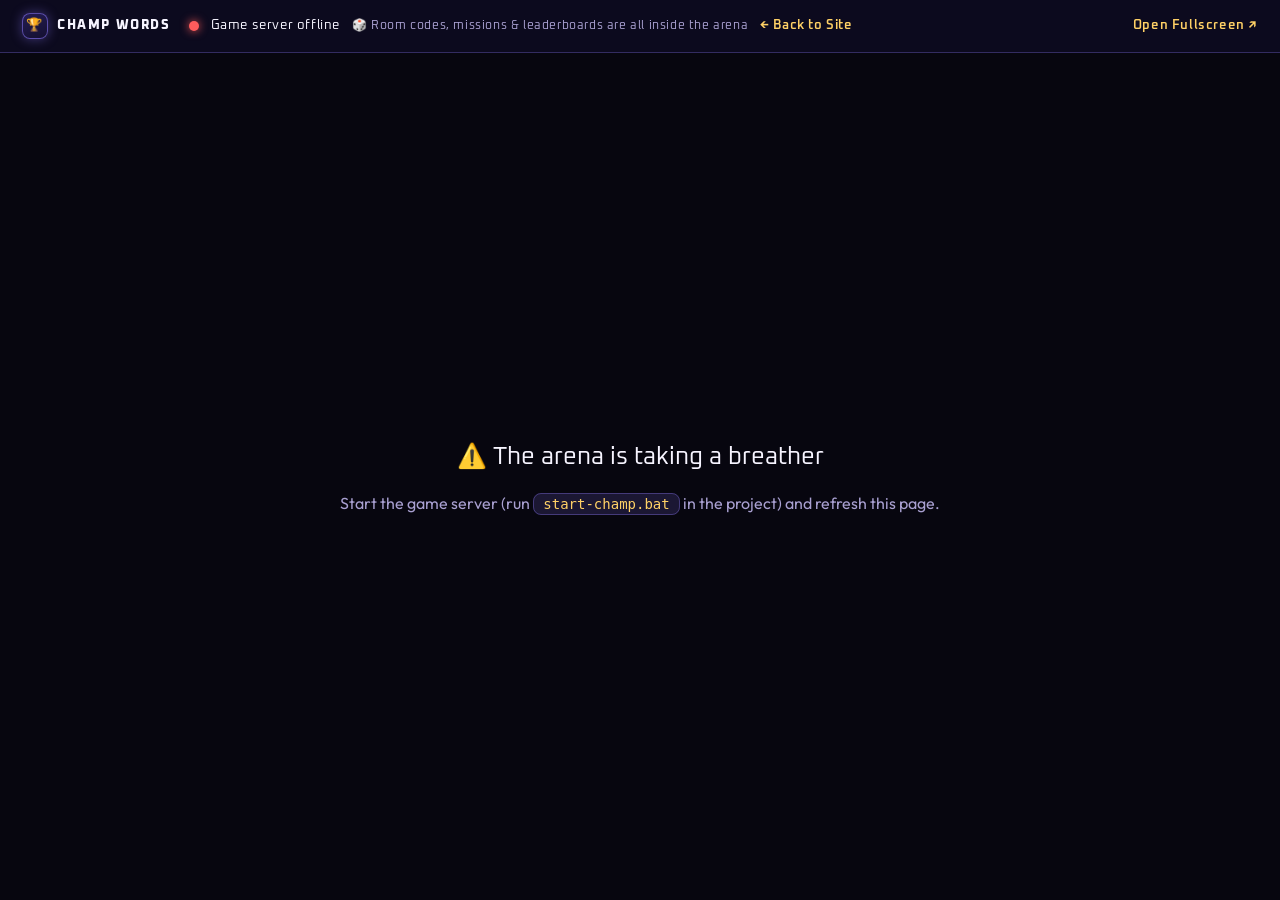
<file: play.html>
<!DOCTYPE html>
<html lang="en">
<head>
    <meta charset="UTF-8" />
    <meta name="viewport" content="width=device-width, initial-scale=1" />
    <title>Play — Champ Words</title>
    <meta name="description" content="Enter the Champ Words arena — live multiplayer word racing in your browser." />
    <link href="https://cdn.jsdelivr.net/npm/bootstrap@5.3.3/dist/css/bootstrap.min.css" rel="stylesheet" />
    <link href="css/game-site.css" rel="stylesheet" />
</head>
<body class="cw-gaming play-full">
    <div class="game-site cw-play-full">

        <div class="cw-play-full-bar">
            <span class="cw-play-brand"><span class="mini-tile">&#127942;</span><b>Champ Words</b></span>
            <span class="srv-dot" data-srv-dot></span>
            <span data-srv-label>Game server online</span>
            <span class="cw-play-hint">&#127922; Room codes, missions &amp; leaderboards are all inside the arena</span>
            <a href="index.html">&#8592; Back to Site</a>
            <a class="fs-link" data-game-full href="http://localhost:3000" target="_blank" rel="noopener">Open Fullscreen &#8599;</a>
        </div>

        <div class="cw-frame-offline cw-play-offline" data-game-offline style="display:none">
            <div class="big">&#9888;&#65039; The arena is taking a breather</div>
            <div>Start the game server (run <code>start-champ.bat</code> in the project) and refresh this page.</div>
        </div>

        <iframe data-game-frame src="about:blank" title="Champ Words — Multiplayer Word Game" allow="microphone; camera" allowfullscreen style="display:none"></iframe>

    </div><!-- /.game-site -->

    <script src="https://cdn.jsdelivr.net/npm/bootstrap@5.3.3/dist/js/bootstrap.bundle.min.js"></script>
    <script src="js/main.js"></script>
</body>
</html>
</file>
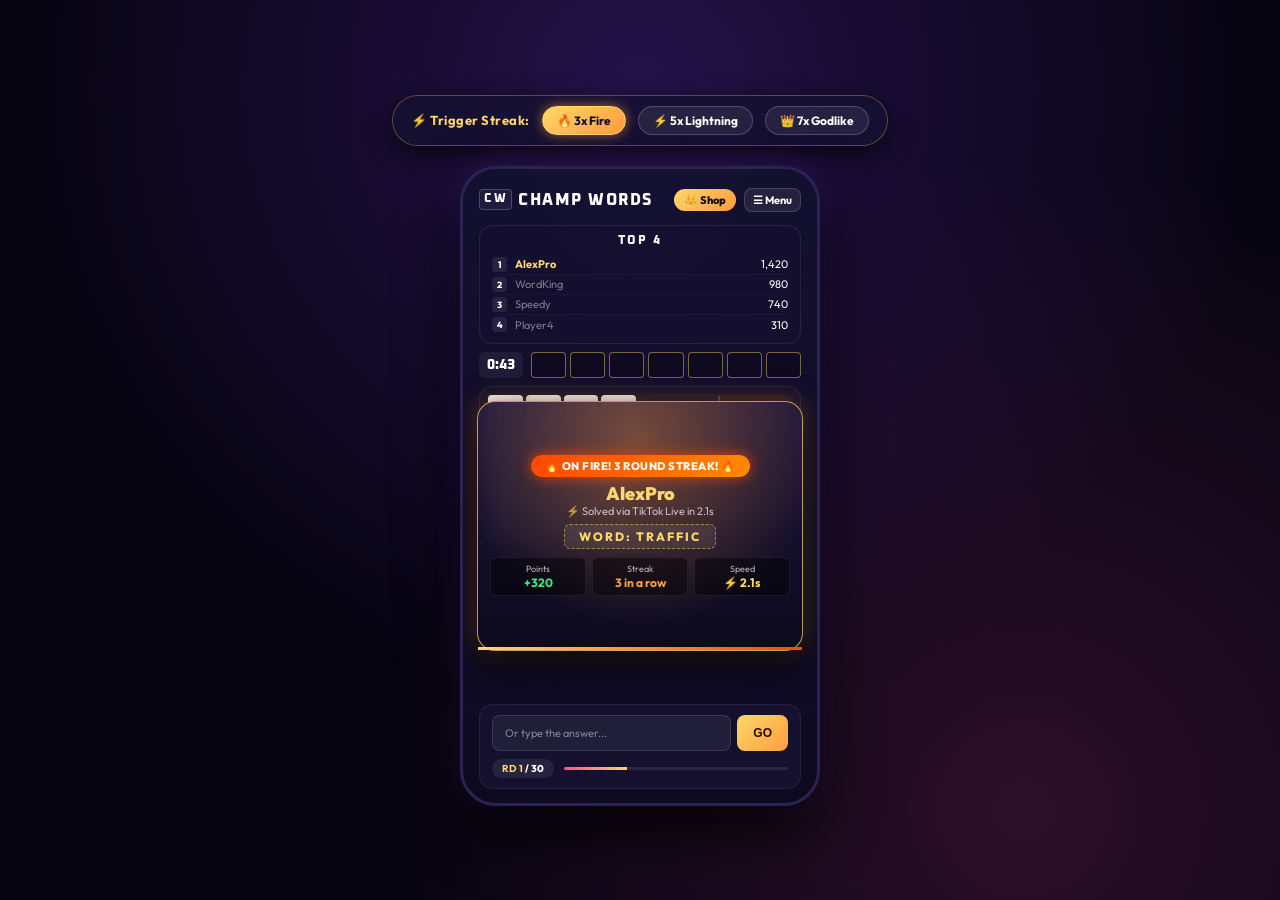
<file: preview.html>
<!DOCTYPE html>
<html lang="en">
<head>
  <meta charset="UTF-8">
  <meta name="viewport" content="width=device-width, initial-scale=1.0">
  <title>Champ Words — Half-Screen Popup Preview</title>
  <link rel="preconnect" href="https://fonts.googleapis.com">
  <link rel="preconnect" href="https://fonts.gstatic.com" crossorigin>
  <link href="https://fonts.googleapis.com/css2?family=Outfit:wght@400;600;700;800;900&family=Oxanium:wght@600;700;800&display=swap" rel="stylesheet">
  <style>
    * {
      box-sizing: border-box;
      margin: 0;
      padding: 0;
      user-select: none;
    }

    body {
      background-color: #060411;
      background-image: 
        radial-gradient(circle at 50% 10%, rgba(124, 58, 237, 0.25) 0%, transparent 60%),
        radial-gradient(circle at 80% 90%, rgba(255, 77, 166, 0.15) 0%, transparent 50%);
      font-family: 'Outfit', sans-serif;
      min-height: 100vh;
      display: flex;
      flex-direction: column;
      align-items: center;
      justify-content: center;
      padding: 20px 10px;
      color: #ffffff;
    }

    /* Floating control bar on top */
    .controls-panel {
      margin-bottom: 20px;
      background: rgba(22, 17, 50, 0.85);
      border: 1px solid rgba(255, 215, 106, 0.3);
      padding: 10px 18px;
      border-radius: 999px;
      display: flex;
      gap: 12px;
      align-items: center;
      box-shadow: 0 8px 24px rgba(0, 0, 0, 0.6);
      backdrop-filter: blur(10px);
    }
    .panel-label {
      font-size: 13px;
      font-weight: 700;
      color: #ffd76a;
      letter-spacing: 0.5px;
    }
    .test-btn {
      background: rgba(255, 255, 255, 0.08);
      border: 1px solid rgba(255, 255, 255, 0.2);
      color: #ffffff;
      padding: 6px 14px;
      border-radius: 999px;
      font-size: 12px;
      font-weight: 700;
      cursor: pointer;
      transition: all 0.2s ease;
      font-family: inherit;
    }
    .test-btn:hover, .test-btn.active {
      background: linear-gradient(135deg, #ffd76a, #ff9d3c);
      color: #0f0a24;
      border-color: #ffd76a;
      box-shadow: 0 0 12px rgba(255, 157, 60, 0.6);
    }

    /* Portrait Phone Screen Frame (9:16 aspect ratio) */
    .screen-container {
      width: 360px;
      height: 640px;
      background: radial-gradient(circle at 50% 0%, #151133 0%, #0d0a1f 100%);
      border: 3px solid #2a2353;
      border-radius: 36px;
      position: relative;
      overflow: hidden;
      box-shadow: 0 24px 60px rgba(0, 0, 0, 0.9), 0 0 30px rgba(124, 58, 237, 0.25);
      padding: 14px 16px;
      display: flex;
      flex-direction: column;
    }

    /* 1. Header */
    .header {
      display: flex;
      justify-content: space-between;
      align-items: center;
      height: 34px;
      margin-bottom: 8px;
    }
    .header-logo {
      font-family: 'Oxanium', sans-serif;
      font-size: 16px;
      font-weight: 800;
      letter-spacing: 1.5px;
      color: #ffffff;
      display: flex;
      align-items: center;
      gap: 6px;
    }
    .header-logo .icon {
      font-size: 12px;
      background: #1f1b3e;
      padding: 2px 4px;
      border-radius: 4px;
      border: 1px solid rgba(255, 255, 255, 0.2);
    }
    .header-right {
      display: flex;
      align-items: center;
      gap: 8px;
    }
    .shop-pill {
      background: linear-gradient(135deg, #ffd76a, #ff9d3c);
      color: #1a0f00;
      font-size: 11px;
      font-weight: 800;
      padding: 4px 10px;
      border-radius: 12px;
      display: flex;
      align-items: center;
      gap: 4px;
    }
    .menu-pill {
      background: rgba(255, 255, 255, 0.08);
      border: 1px solid rgba(255, 255, 255, 0.15);
      font-size: 11px;
      font-weight: 700;
      padding: 4px 8px;
      border-radius: 8px;
    }

    /* 2. Top 4 Leaderboard Section */
    .top4-card {
      background: rgba(22, 17, 48, 0.75);
      border: 1px solid rgba(255, 255, 255, 0.08);
      border-radius: 14px;
      padding: 8px 12px;
      margin-bottom: 8px;
    }
    .top4-title {
      font-family: 'Oxanium', sans-serif;
      font-size: 12px;
      font-weight: 800;
      letter-spacing: 2px;
      color: #ffffff;
      text-align: center;
      margin-bottom: 6px;
    }
    .top4-row {
      display: flex;
      align-items: center;
      gap: 8px;
      font-size: 11px;
      color: rgba(255, 255, 255, 0.45);
      height: 20px;
      border-bottom: 1px solid rgba(255, 255, 255, 0.03);
    }
    .top4-row:last-child {
      border-bottom: none;
    }
    .rank-badge {
      width: 15px;
      height: 15px;
      border-radius: 4px;
      background: rgba(255, 255, 255, 0.08);
      display: flex;
      align-items: center;
      justify-content: center;
      font-size: 9px;
      font-weight: 800;
      color: #ffffff;
    }

    /* 3. Timer & Letter Slots */
    .timer-bar {
      display: flex;
      align-items: center;
      gap: 8px;
      margin-bottom: 8px;
    }
    .timer-box {
      font-family: 'Oxanium', sans-serif;
      font-size: 14px;
      font-weight: 800;
      color: #ffffff;
      background: rgba(255, 255, 255, 0.06);
      padding: 4px 8px;
      border-radius: 6px;
    }
    .slots-row {
      display: flex;
      gap: 4px;
      flex: 1;
    }
    .slot {
      flex: 1;
      height: 26px;
      border: 1.5px solid rgba(255, 215, 106, 0.45);
      border-radius: 4px;
      background: rgba(0, 0, 0, 0.25);
    }

    /* 4. Play Area: 4x4 Grid + Clue */
    .board-container {
      display: grid;
      grid-template-columns: 1fr 1fr;
      gap: 8px;
      background: rgba(20, 16, 44, 0.85);
      border: 1px solid rgba(255, 255, 255, 0.09);
      border-radius: 14px;
      padding: 8px;
      height: 165px;
      margin-bottom: 8px;
    }

    .letter-grid {
      display: grid;
      grid-template-columns: repeat(4, 1fr);
      grid-template-rows: repeat(4, 1fr);
      gap: 3px;
    }
    .tile {
      background: #ffffff;
      color: #111111;
      font-family: 'Oxanium', sans-serif;
      font-size: 13px;
      font-weight: 800;
      display: flex;
      align-items: center;
      justify-content: center;
      border-radius: 4px;
      box-shadow: 0 2px 0 #cbd5e1;
    }

    .clue-box {
      background: #110d28;
      border-radius: 10px;
      position: relative;
      overflow: hidden;
      display: flex;
      align-items: center;
      justify-content: center;
      border: 1px solid rgba(255, 255, 255, 0.06);
    }
    .traffic-body {
      display: flex;
      flex-direction: column;
      gap: 6px;
      background: #231f38;
      padding: 10px 12px;
      border-radius: 14px;
      border: 2px solid #36304f;
    }
    .light {
      width: 18px;
      height: 18px;
      border-radius: 50%;
    }
    .light.red {
      background: #ff334b;
      box-shadow: 0 0 10px #ff334b;
    }
    .light.yellow {
      background: #ffcc00;
      opacity: 0.25;
    }
    .light.green {
      background: #00e676;
      opacity: 0.25;
    }
    .curtain {
      position: absolute;
      top: 0;
      right: 0;
      bottom: 0;
      width: 50%;
      background: #24111d;
      border-left: 2px solid rgba(255, 77, 166, 0.4);
    }

    /* 5. Bottom Input */
    .input-box {
      background: rgba(22, 17, 48, 0.9);
      border: 1px solid rgba(255, 255, 255, 0.08);
      border-radius: 14px;
      padding: 10px 12px;
      margin-top: auto;
    }
    .input-row {
      display: flex;
      gap: 6px;
      margin-bottom: 8px;
    }
    .input-field {
      flex: 1;
      background: rgba(255, 255, 255, 0.06);
      border: 1px solid rgba(255, 255, 255, 0.12);
      border-radius: 8px;
      padding: 0 12px;
      height: 36px;
      font-size: 11px;
      color: rgba(255, 255, 255, 0.45);
      display: flex;
      align-items: center;
    }
    .go-btn {
      background: linear-gradient(135deg, #ffd76a, #ff9d3c);
      color: #1a0f00;
      border: none;
      border-radius: 8px;
      font-size: 12px;
      font-weight: 900;
      padding: 0 16px;
      height: 36px;
      cursor: pointer;
    }
    .round-meta {
      display: flex;
      align-items: center;
      gap: 10px;
    }
    .round-pill {
      background: rgba(255, 255, 255, 0.08);
      border-radius: 20px;
      padding: 3px 10px;
      font-size: 10px;
      font-weight: 800;
      color: #ffffff;
    }
    .round-pill b {
      color: #ffd76a;
    }
    .progress-track {
      flex: 1;
      height: 3px;
      background: rgba(255, 255, 255, 0.1);
      border-radius: 2px;
      overflow: hidden;
    }
    .progress-fill {
      width: 28%;
      height: 100%;
      background: linear-gradient(90deg, #ff4d94, #ffd76a);
    }

    /* =========================================================
       HALF-SCREEN WINNER OVERLAY (Exact Fit Over Middle Board)
       ========================================================= */
    .winner-half-card {
      position: absolute;
      top: 232px; /* Positioned directly over the middle play area */
      left: 14px;
      right: 14px;
      height: 250px;
      z-index: 99;
      background: radial-gradient(circle at 50% 15%, rgba(255, 157, 60, 0.4), transparent 70%),
                  linear-gradient(180deg, rgba(28, 21, 60, 0.98), rgba(13, 10, 30, 0.98));
      border: 1.5px solid rgba(255, 215, 106, 0.7);
      border-radius: 18px;
      box-shadow: 0 12px 36px rgba(0, 0, 0, 0.9), 0 0 24px rgba(255, 157, 60, 0.4);
      display: flex;
      flex-direction: column;
      align-items: center;
      justify-content: center;
      padding: 14px 12px;
      text-align: center;
      backdrop-filter: blur(10px);
      box-sizing: border-box;
      pointer-events: none;
    }

    .winner-half-card.enter {
      animation: halfEnter 0.28s cubic-bezier(0.175, 0.885, 0.32, 1.25) forwards;
    }
    .winner-half-card.exit {
      animation: halfExit 0.22s ease-in forwards;
    }
    .winner-half-card.hidden {
      display: none;
    }

    @keyframes halfEnter {
      from { transform: translateY(18px) scale(0.92); opacity: 0; }
      to { transform: translateY(0) scale(1); opacity: 1; }
    }
    @keyframes halfExit {
      from { transform: translateY(0) scale(1); opacity: 1; }
      to { transform: translateY(-14px) scale(0.92); opacity: 0; }
    }

    .streak-banner-pill {
      font-size: 11px;
      font-weight: 800;
      padding: 4px 14px;
      border-radius: 999px;
      letter-spacing: 0.5px;
      margin-bottom: 6px;
      animation: pulseGlow 1.4s infinite ease-in-out;
    }
    .pill-fire {
      background: linear-gradient(135deg, #ff4500, #ff8c00);
      color: #ffffff;
      box-shadow: 0 0 14px rgba(255, 69, 0, 0.8);
    }
    .pill-lightning {
      background: linear-gradient(135deg, #ffd700, #ff9d00);
      color: #1a0f00;
      box-shadow: 0 0 16px rgba(255, 215, 0, 0.85);
    }
    .pill-godlike {
      background: linear-gradient(135deg, #a855f7, #ec4899);
      color: #ffffff;
      box-shadow: 0 0 18px rgba(236, 72, 153, 0.85);
    }

    @keyframes pulseGlow {
      0%, 100% { transform: scale(1); }
      50% { transform: scale(1.05); }
    }

    .winner-title {
      font-size: 18px;
      font-weight: 900;
      color: #ffd76a;
      line-height: 1.2;
    }
    .winner-source {
      font-size: 11px;
      color: rgba(255, 255, 255, 0.7);
      margin-bottom: 6px;
    }
    .solved-word-chip {
      background: rgba(255, 255, 255, 0.08);
      border: 1px dashed rgba(255, 215, 106, 0.5);
      border-radius: 6px;
      padding: 4px 14px;
      font-size: 12px;
      font-weight: 800;
      letter-spacing: 2px;
      color: #ffd76a;
      margin-bottom: 8px;
    }
    .stats-trio {
      display: flex;
      gap: 6px;
      width: 100%;
    }
    .stat-cell {
      flex: 1;
      background: rgba(0, 0, 0, 0.45);
      border: 1px solid rgba(255, 255, 255, 0.08);
      border-radius: 6px;
      padding: 5px 2px;
      font-size: 9px;
      color: rgba(255, 255, 255, 0.7);
    }
    .stat-cell b {
      display: block;
      font-size: 12px;
      margin-top: 1px;
    }

    /* 2.2s countdown indicator bar */
    .countdown-bar {
      position: absolute;
      bottom: 0;
      left: 0;
      height: 3px;
      width: 100%;
      background: linear-gradient(90deg, #ffd76a, #ff4500);
      transform-origin: left;
    }
  </style>
</head>
<body>

  <!-- Floating Test Bar -->
  <div class="controls-panel">
    <span class="panel-label">⚡ Trigger Streak:</span>
    <button class="test-btn active" id="btn-3" onclick="triggerPopup(3)">🔥 3x Fire</button>
    <button class="test-btn" id="btn-5" onclick="triggerPopup(5)">⚡ 5x Lightning</button>
    <button class="test-btn" id="btn-7" onclick="triggerPopup(7)">👑 7x Godlike</button>
  </div>

  <!-- Replicated Portrait Mobile Screen -->
  <div class="screen-container">
    
    <!-- 1. Header -->
    <div class="header">
      <div class="header-logo">
        <span class="icon">CW</span> CHAMP WORDS
      </div>
      <div class="header-right">
        <div class="shop-pill">👑 Shop</div>
        <div class="menu-pill">☰ Menu</div>
      </div>
    </div>

    <!-- 2. Top 4 Leaderboard -->
    <div class="top4-card">
      <div class="top4-title">TOP 4</div>
      <div class="top4-row"><div class="rank-badge">1</div> <span style="color:#ffd76a; font-weight:700;">AlexPro</span> <span style="margin-left:auto; color:#fff;">1,420</span></div>
      <div class="top4-row"><div class="rank-badge">2</div> <span>WordKing</span> <span style="margin-left:auto; color:#fff;">980</span></div>
      <div class="top4-row"><div class="rank-badge">3</div> <span>Speedy</span> <span style="margin-left:auto; color:#fff;">740</span></div>
      <div class="top4-row"><div class="rank-badge">4</div> <span>Player4</span> <span style="margin-left:auto; color:#fff;">310</span></div>
    </div>

    <!-- 3. Timer & Letter Slots -->
    <div class="timer-bar">
      <div class="timer-box">0:43</div>
      <div class="slots-row">
        <div class="slot"></div>
        <div class="slot"></div>
        <div class="slot"></div>
        <div class="slot"></div>
        <div class="slot"></div>
        <div class="slot"></div>
        <div class="slot"></div>
      </div>
    </div>

    <!-- 4. Play Area: 4x4 Grid + Clue Box -->
    <div class="board-container">
      <div class="letter-grid">
        <div class="tile">L</div><div class="tile">A</div><div class="tile">R</div><div class="tile">Y</div>
        <div class="tile">Z</div><div class="tile">J</div><div class="tile">A</div><div class="tile">T</div>
        <div class="tile">Y</div><div class="tile">V</div><div class="tile">F</div><div class="tile">C</div>
        <div class="tile">C</div><div class="tile">I</div><div class="tile">F</div><div class="tile">O</div>
      </div>

      <div class="clue-box">
        <div class="traffic-body">
          <div class="light red"></div>
          <div class="light yellow"></div>
          <div class="light green"></div>
        </div>
        <div class="curtain"></div>
      </div>
    </div>

    <!-- 5. Bottom Input & Progress -->
    <div class="input-box">
      <div class="input-row">
        <div class="input-field">Or type the answer...</div>
        <button class="go-btn">GO</button>
      </div>
      <div class="round-meta">
        <div class="round-pill"><b>RD 1</b> / 30</div>
        <div class="progress-track">
          <div class="progress-fill"></div>
        </div>
      </div>
    </div>

    <!-- ==============================================
         HALF-SCREEN POPUP OVERLAY (Exact middle placement)
         ============================================== -->
    <div id="winner-popup" class="winner-half-card enter">
      <div id="streak-pill" class="streak-banner-pill pill-fire">
        🔥 ON FIRE! 3 ROUND STREAK! 🔥
      </div>

      <div id="winner-name" class="winner-title">
        AlexPro
      </div>

      <div id="winner-source" class="winner-source">
        ⚡ Solved via TikTok Live in 2.1s
      </div>

      <div id="winner-word" class="solved-word-chip">
        WORD: TRAFFIC
      </div>

      <div class="stats-trio">
        <div class="stat-cell">
          Points
          <b id="stat-pts" style="color:#38ef7d">+320</b>
        </div>
        <div class="stat-cell">
          Streak
          <b id="stat-streak" style="color:#ff9d3c">3 in a row</b>
        </div>
        <div class="stat-cell">
          Speed
          <b style="color:#ffd76a">⚡ 2.1s</b>
        </div>
      </div>

      <div id="countdown-line" class="countdown-bar"></div>
    </div>

  </div>

  <script>
    let timer = null;

    function playAudio(streak) {
      try {
        const ctx = new (window.AudioContext || window.webkitAudioContext)();
        const now = ctx.currentTime;
        if (streak === 3) {
          [523.25, 659.25, 783.99, 1046.50].forEach((freq, i) => {
            const osc = ctx.createOscillator();
            const gain = ctx.createGain();
            osc.type = 'triangle';
            osc.frequency.setValueAtTime(freq, now + i * 0.08);
            gain.gain.setValueAtTime(0.2, now + i * 0.08);
            gain.gain.exponentialRampToValueAtTime(0.001, now + i * 0.08 + 0.35);
            osc.connect(gain).connect(ctx.destination);
            osc.start(now + i * 0.08);
            osc.stop(now + i * 0.08 + 0.36);
          });
        } else if (streak === 5) {
          [440, 554.37, 659.25, 880, 1108.73].forEach((freq, i) => {
            const osc = ctx.createOscillator();
            const gain = ctx.createGain();
            osc.type = 'sawtooth';
            osc.frequency.setValueAtTime(freq, now + i * 0.09);
            gain.gain.setValueAtTime(0.16, now + i * 0.09);
            gain.gain.exponentialRampToValueAtTime(0.001, now + i * 0.09 + 0.6);
            osc.connect(gain).connect(ctx.destination);
            osc.start(now + i * 0.09);
            osc.stop(now + i * 0.09 + 0.62);
          });
        } else {
          [523.25, 659.25, 783.99, 1046.50, 1318.51].forEach((freq, i) => {
            const osc = ctx.createOscillator();
            const gain = ctx.createGain();
            osc.type = 'sine';
            osc.frequency.setValueAtTime(freq, now + i * 0.06);
            gain.gain.setValueAtTime(0.22, now + i * 0.06);
            gain.gain.exponentialRampToValueAtTime(0.001, now + i * 0.06 + 0.85);
            osc.connect(gain).connect(ctx.destination);
            osc.start(now + i * 0.06);
            osc.stop(now + i * 0.06 + 0.9);
          });
        }
      } catch (e) {}
    }

    function triggerPopup(streak) {
      const pop = document.getElementById('winner-popup');
      const pill = document.getElementById('streak-pill');
      const pts = document.getElementById('stat-pts');
      const streakEl = document.getElementById('stat-streak');
      const line = document.getElementById('countdown-line');

      document.querySelectorAll('.test-btn').forEach(b => b.classList.remove('active'));
      if (streak === 3) document.getElementById('btn-3').classList.add('active');
      if (streak === 5) document.getElementById('btn-5').classList.add('active');
      if (streak === 7) document.getElementById('btn-7').classList.add('active');

      if (timer) clearTimeout(timer);

      if (streak === 3) {
        pill.className = 'streak-banner-pill pill-fire';
        pill.textContent = '🔥 ON FIRE! 3 ROUND STREAK! 🔥';
        pts.textContent = '+320';
        streakEl.textContent = '3 in a row';
        streakEl.style.color = '#ff9d3c';
      } else if (streak === 5) {
        pill.className = 'streak-banner-pill pill-lightning';
        pill.textContent = '⚡ UNSTOPPABLE! 5 IN A ROW! ⚡';
        pts.textContent = '+460';
        streakEl.textContent = '5 in a row';
        streakEl.style.color = '#ffd700';
      } else {
        pill.className = 'streak-banner-pill pill-godlike';
        pill.textContent = '👑 GODLIKE! 7+ ROUND DOMINANCE! 👑';
        pts.textContent = '+650';
        streakEl.textContent = '7 in a row';
        streakEl.style.color = '#ec4899';
      }

      playAudio(streak);

      pop.classList.remove('hidden', 'exit');
      pop.classList.add('enter');

      // Reset timer countdown animation
      line.style.animation = 'none';
      line.offsetHeight;
      line.style.animation = 'barShrink 2.2s linear forwards';

      // Auto dismiss after 2.2s so the round continues
      timer = setTimeout(() => {
        pop.classList.remove('enter');
        pop.classList.add('exit');
        setTimeout(() => {
          pop.classList.add('hidden');
          pop.classList.remove('exit');
        }, 220);
      }, 2200);
    }

    // Launch immediately on page load
    triggerPopup(3);
  </script>
</body>
</html>
</file>
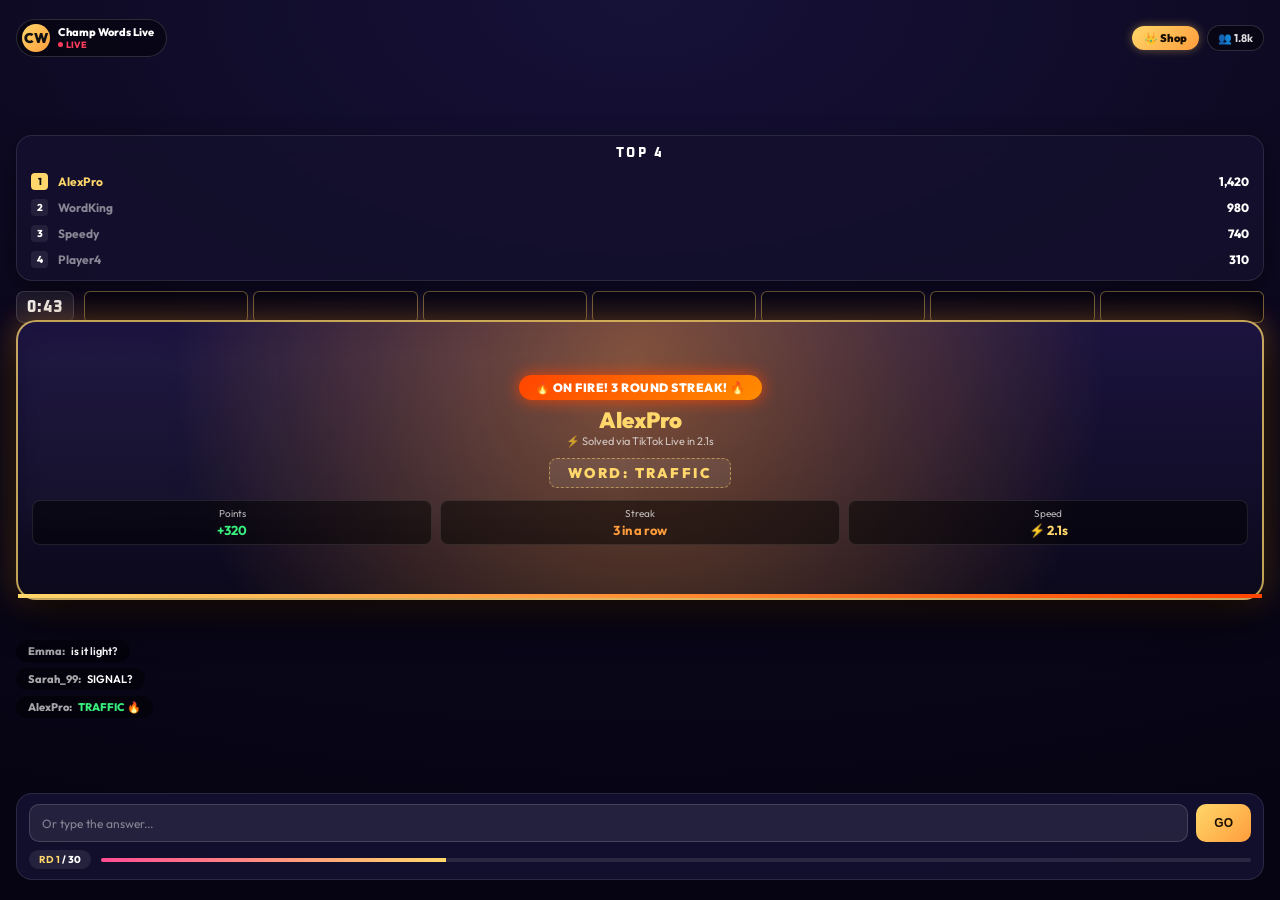
<file: tiktok-live-preview.html>
<!DOCTYPE html>
<html lang="en">
<head>
  <meta charset="UTF-8">
  <meta name="viewport" content="width=device-width, initial-scale=1.0, maximum-scale=1.0, user-scalable=no">
  <title>Champ Words — TikTok Live Format</title>
  <link rel="preconnect" href="https://fonts.googleapis.com">
  <link rel="preconnect" href="https://fonts.gstatic.com" crossorigin>
  <link href="https://fonts.googleapis.com/css2?family=Outfit:wght@400;600;700;800;900&family=Oxanium:wght@600;700;800;900&display=swap" rel="stylesheet">
  <style>
    * {
      box-sizing: border-box;
      margin: 0;
      padding: 0;
      user-select: none;
      -webkit-tap-highlight-color: transparent;
    }

    html, body {
      width: 100%;
      height: 100%;
      overflow: hidden;
      background: radial-gradient(130% 100% at 50% 0%, #161138 0%, #0c081e 50%, #060412 100%);
      font-family: 'Outfit', sans-serif;
      color: #ffffff;
    }

    /* Full-screen 9:16 Container */
    .tiktok-stage {
      width: 100%;
      height: 100%;
      position: relative;
      display: flex;
      flex-direction: column;
      padding: 16px 16px 20px 16px;
      justify-content: space-between;
    }

    /* TikTok Live Stream Top Bar */
    .live-top-bar {
      display: flex;
      justify-content: space-between;
      align-items: center;
      height: 44px;
      z-index: 10;
    }
    .host-pill {
      display: flex;
      align-items: center;
      gap: 8px;
      background: rgba(0, 0, 0, 0.45);
      border: 1px solid rgba(255, 255, 255, 0.15);
      border-radius: 999px;
      padding: 4px 12px 4px 5px;
      backdrop-filter: blur(8px);
    }
    .host-avatar {
      width: 28px;
      height: 28px;
      border-radius: 50%;
      background: linear-gradient(135deg, #ffd76a, #ff9d3c);
      display: flex;
      align-items: center;
      justify-content: center;
      font-size: 14px;
      font-weight: 900;
      color: #111;
    }
    .host-meta {
      display: flex;
      flex-direction: column;
    }
    .host-name {
      font-size: 11px;
      font-weight: 800;
      color: #fff;
      line-height: 1.1;
    }
    .live-badge {
      font-size: 9px;
      font-weight: 800;
      color: #ff3b5c;
      display: flex;
      align-items: center;
      gap: 3px;
    }
    .live-dot {
      width: 5px;
      height: 5px;
      background: #ff3b5c;
      border-radius: 50%;
      animation: pulseDot 1s infinite;
    }
    @keyframes pulseDot {
      0%, 100% { opacity: 1; transform: scale(1); }
      50% { opacity: 0.4; transform: scale(0.8); }
    }

    .top-actions {
      display: flex;
      align-items: center;
      gap: 8px;
    }
    .shop-pill {
      background: linear-gradient(135deg, #ffd76a, #ff9d3c);
      color: #1a0f00;
      font-size: 11px;
      font-weight: 900;
      padding: 5px 12px;
      border-radius: 999px;
      box-shadow: 0 0 10px rgba(255, 215, 106, 0.4);
    }
    .viewers-pill {
      background: rgba(0, 0, 0, 0.45);
      border: 1px solid rgba(255, 255, 255, 0.15);
      border-radius: 999px;
      padding: 5px 10px;
      font-size: 11px;
      font-weight: 700;
      color: rgba(255, 255, 255, 0.85);
    }

    /* Main Game Zone */
    .game-zone {
      display: flex;
      flex-direction: column;
      gap: 10px;
      position: relative;
    }

    /* 1. TOP 4 LEADERBOARD */
    .top4-card {
      background: rgba(20, 16, 46, 0.82);
      border: 1.5px solid rgba(255, 255, 255, 0.1);
      border-radius: 16px;
      padding: 10px 14px;
      box-shadow: 0 8px 24px rgba(0, 0, 0, 0.5);
      backdrop-filter: blur(10px);
    }
    .top4-header {
      font-family: 'Oxanium', sans-serif;
      font-size: 13px;
      font-weight: 900;
      letter-spacing: 2.5px;
      color: #ffffff;
      text-align: center;
      margin-bottom: 8px;
    }
    .top4-list {
      display: flex;
      flex-direction: column;
      gap: 4px;
    }
    .top4-item {
      display: flex;
      align-items: center;
      gap: 10px;
      font-size: 12px;
      color: rgba(255, 255, 255, 0.5);
      height: 22px;
    }
    .rank-sq {
      width: 17px;
      height: 17px;
      border-radius: 4px;
      background: rgba(255, 255, 255, 0.08);
      display: flex;
      align-items: center;
      justify-content: center;
      font-size: 10px;
      font-weight: 800;
      color: #fff;
    }
    .player-name {
      font-weight: 700;
    }
    .player-score {
      margin-left: auto;
      font-weight: 800;
      color: #ffffff;
    }

    /* 2. TIMER & LETTER BRACKETS */
    .round-timer-row {
      display: flex;
      align-items: center;
      gap: 10px;
    }
    .timer-tag {
      font-family: 'Oxanium', sans-serif;
      font-size: 16px;
      font-weight: 900;
      color: #ffffff;
      background: rgba(255, 255, 255, 0.08);
      border: 1px solid rgba(255, 255, 255, 0.15);
      padding: 5px 10px;
      border-radius: 8px;
      letter-spacing: 1px;
    }
    .bracket-slots {
      display: flex;
      gap: 5px;
      flex: 1;
    }
    .slot-box {
      flex: 1;
      height: 32px;
      border: 1.5px solid rgba(255, 215, 106, 0.45);
      border-radius: 6px;
      background: rgba(0, 0, 0, 0.35);
    }

    /* 3. PLAY AREA (4x4 Grid + Clue) */
    .play-board-row {
      display: grid;
      grid-template-columns: 1fr 1fr;
      gap: 10px;
      background: rgba(20, 16, 44, 0.9);
      border: 1.5px solid rgba(255, 255, 255, 0.12);
      border-radius: 18px;
      padding: 10px;
      height: 200px;
      box-shadow: 0 10px 30px rgba(0, 0, 0, 0.6);
    }

    .letter-grid {
      display: grid;
      grid-template-columns: repeat(4, 1fr);
      grid-template-rows: repeat(4, 1fr);
      gap: 4px;
    }
    .tile {
      background: #ffffff;
      color: #0f0a21;
      font-family: 'Oxanium', sans-serif;
      font-size: 15px;
      font-weight: 900;
      display: flex;
      align-items: center;
      justify-content: center;
      border-radius: 5px;
      box-shadow: 0 2px 0 #cbd5e1;
    }

    .clue-stage {
      background: #110d28;
      border-radius: 12px;
      position: relative;
      overflow: hidden;
      display: flex;
      align-items: center;
      justify-content: center;
      border: 1px solid rgba(255, 255, 255, 0.08);
    }
    .traffic-pole {
      display: flex;
      flex-direction: column;
      gap: 8px;
      background: #231f38;
      padding: 12px 14px;
      border-radius: 16px;
      border: 2px solid #36304f;
    }
    .lamp {
      width: 22px;
      height: 22px;
      border-radius: 50%;
    }
    .lamp.red {
      background: #ff334b;
      box-shadow: 0 0 12px #ff334b;
    }
    .lamp.yellow {
      background: #ffcc00;
      opacity: 0.25;
    }
    .lamp.green {
      background: #00e676;
      opacity: 0.25;
    }
    .curtain-reveal {
      position: absolute;
      top: 0;
      right: 0;
      bottom: 0;
      width: 50%;
      background: #24111d;
      border-left: 2px solid rgba(255, 77, 166, 0.4);
    }

    /* =========================================================
       HALF-SCREEN WINNER OVERLAY (Exact Fit Over Middle Board)
       ========================================================= */
    .half-winner-popup {
      position: absolute;
      top: 185px; /* Aligned exactly over the play board area */
      left: 0;
      right: 0;
      height: 280px;
      z-index: 100;
      background: radial-gradient(circle at 50% 15%, rgba(255, 157, 60, 0.45), transparent 70%),
                  linear-gradient(180deg, rgba(28, 20, 64, 0.98), rgba(12, 9, 28, 0.98));
      border: 2px solid rgba(255, 215, 106, 0.75);
      border-radius: 20px;
      box-shadow: 0 16px 40px rgba(0, 0, 0, 0.95), 0 0 30px rgba(255, 157, 60, 0.45);
      display: flex;
      flex-direction: column;
      align-items: center;
      justify-content: center;
      padding: 16px 14px;
      text-align: center;
      backdrop-filter: blur(12px);
      box-sizing: border-box;
      animation: halfIn 0.28s cubic-bezier(0.175, 0.885, 0.32, 1.25) forwards;
    }

    @keyframes halfIn {
      from { transform: translateY(22px) scale(0.92); opacity: 0; }
      to { transform: translateY(0) scale(1); opacity: 1; }
    }

    .popup-streak-tag {
      font-size: 12px;
      font-weight: 900;
      padding: 5px 16px;
      border-radius: 999px;
      letter-spacing: 0.5px;
      margin-bottom: 8px;
      background: linear-gradient(135deg, #ff4500, #ff8c00);
      color: #ffffff;
      box-shadow: 0 0 16px rgba(255, 69, 0, 0.85);
      animation: pulseGlow 1.4s infinite ease-in-out;
    }
    @keyframes pulseGlow {
      0%, 100% { transform: scale(1); }
      50% { transform: scale(1.05); }
    }

    .winner-title {
      font-size: 22px;
      font-weight: 900;
      color: #ffd76a;
      line-height: 1.1;
      margin-bottom: 2px;
    }
    .winner-source {
      font-size: 11px;
      color: rgba(255, 255, 255, 0.7);
      margin-bottom: 10px;
    }
    .solved-word-chip {
      background: rgba(255, 255, 255, 0.08);
      border: 1.5px dashed rgba(255, 215, 106, 0.5);
      border-radius: 8px;
      padding: 5px 18px;
      font-size: 14px;
      font-weight: 900;
      letter-spacing: 2.5px;
      color: #ffd76a;
      margin-bottom: 12px;
    }
    .stats-trio {
      display: flex;
      gap: 8px;
      width: 100%;
    }
    .stat-cell {
      flex: 1;
      background: rgba(0, 0, 0, 0.5);
      border: 1px solid rgba(255, 255, 255, 0.1);
      border-radius: 8px;
      padding: 6px 2px;
      font-size: 10px;
      color: rgba(255, 255, 255, 0.7);
    }
    .stat-cell b {
      display: block;
      font-size: 13px;
      margin-top: 2px;
    }

    .countdown-bar {
      position: absolute;
      bottom: 0;
      left: 0;
      height: 4px;
      width: 100%;
      background: linear-gradient(90deg, #ffd76a, #ff4500);
      transform-origin: left;
    }

    /* TikTok Live Chat Feed Section (Bottom Left Flow) */
    .tiktok-chat-feed {
      height: 110px;
      overflow: hidden;
      display: flex;
      flex-direction: column;
      justify-content: flex-end;
      gap: 6px;
      mask-image: linear-gradient(to top, rgba(0,0,0,1) 60%, rgba(0,0,0,0) 100%);
      -webkit-mask-image: linear-gradient(to top, rgba(0,0,0,1) 60%, rgba(0,0,0,0) 100%);
    }
    .chat-bubble {
      display: inline-flex;
      align-items: center;
      gap: 6px;
      background: rgba(0, 0, 0, 0.45);
      border-radius: 999px;
      padding: 4px 12px;
      font-size: 11px;
      backdrop-filter: blur(4px);
      width: fit-content;
      max-width: 90%;
    }
    .chat-user {
      font-weight: 800;
      color: rgba(255, 255, 255, 0.65);
    }
    .chat-msg {
      color: #ffffff;
      font-weight: 600;
    }
    .chat-msg.correct {
      color: #38ef7d;
      font-weight: 800;
    }

    /* Bottom Control Bar */
    .bottom-bar {
      display: flex;
      flex-direction: column;
      gap: 8px;
      background: rgba(20, 16, 48, 0.95);
      border: 1.5px solid rgba(255, 255, 255, 0.1);
      border-radius: 16px;
      padding: 10px 12px;
    }
    .input-row {
      display: flex;
      gap: 8px;
    }
    .input-mock {
      flex: 1;
      background: rgba(255, 255, 255, 0.08);
      border: 1px solid rgba(255, 255, 255, 0.15);
      border-radius: 10px;
      padding: 0 12px;
      height: 38px;
      font-size: 12px;
      color: rgba(255, 255, 255, 0.45);
      display: flex;
      align-items: center;
    }
    .go-btn {
      background: linear-gradient(135deg, #ffd76a, #ff9d3c);
      color: #1a0f00;
      border: none;
      border-radius: 10px;
      font-size: 12px;
      font-weight: 900;
      padding: 0 18px;
      height: 38px;
    }
    .round-footer {
      display: flex;
      align-items: center;
      gap: 10px;
    }
    .round-pill {
      background: rgba(255, 255, 255, 0.08);
      border-radius: 20px;
      padding: 3px 10px;
      font-size: 10px;
      font-weight: 800;
      color: #ffffff;
    }
    .round-pill b {
      color: #ffd76a;
    }
    .progress-line {
      flex: 1;
      height: 4px;
      background: rgba(255, 255, 255, 0.1);
      border-radius: 2px;
      overflow: hidden;
    }
    .progress-val {
      width: 30%;
      height: 100%;
      background: linear-gradient(90deg, #ff4d94, #ffd76a);
    }
  </style>
</head>
<body>

  <div class="tiktok-stage">
    
    <!-- TOP LIVE STREAM HEADER -->
    <div class="live-top-bar">
      <div class="host-pill">
        <div class="host-avatar">CW</div>
        <div class="host-meta">
          <div class="host-name">Champ Words Live</div>
          <div class="live-badge"><span class="live-dot"></span> LIVE</div>
        </div>
      </div>

      <div class="top-actions">
        <div class="shop-pill">👑 Shop</div>
        <div class="viewers-pill">👥 1.8k</div>
      </div>
    </div>

    <!-- MAIN GAMEPLAY SECTION -->
    <div class="game-zone">
      
      <!-- TOP 4 LEADERBOARD -->
      <div class="top4-card">
        <div class="top4-header">TOP 4</div>
        <div class="top4-list">
          <div class="top4-item">
            <div class="rank-sq" style="background:#ffd76a; color:#111;">1</div>
            <span class="player-name" style="color:#ffd76a;">AlexPro</span>
            <span class="player-score">1,420</span>
          </div>
          <div class="top4-item">
            <div class="rank-sq">2</div>
            <span class="player-name">WordKing</span>
            <span class="player-score">980</span>
          </div>
          <div class="top4-item">
            <div class="rank-sq">3</div>
            <span class="player-name">Speedy</span>
            <span class="player-score">740</span>
          </div>
          <div class="top4-item">
            <div class="rank-sq">4</div>
            <span class="player-name">Player4</span>
            <span class="player-score">310</span>
          </div>
        </div>
      </div>

      <!-- TIMER & BRACKETS -->
      <div class="round-timer-row">
        <div class="timer-tag">0:43</div>
        <div class="bracket-slots">
          <div class="slot-box"></div>
          <div class="slot-box"></div>
          <div class="slot-box"></div>
          <div class="slot-box"></div>
          <div class="slot-box"></div>
          <div class="slot-box"></div>
          <div class="slot-box"></div>
        </div>
      </div>

      <!-- 4x4 GRID & CLUE -->
      <div class="play-board-row">
        <div class="letter-grid">
          <div class="tile">L</div><div class="tile">A</div><div class="tile">R</div><div class="tile">Y</div>
          <div class="tile">Z</div><div class="tile">J</div><div class="tile">A</div><div class="tile">T</div>
          <div class="tile">Y</div><div class="tile">V</div><div class="tile">F</div><div class="tile">C</div>
          <div class="tile">C</div><div class="tile">I</div><div class="tile">F</div><div class="tile">O</div>
        </div>

        <div class="clue-stage">
          <div class="traffic-pole">
            <div class="lamp red"></div>
            <div class="lamp yellow"></div>
            <div class="lamp green"></div>
          </div>
          <div class="curtain-reveal"></div>
        </div>
      </div>

      <!-- ==============================================
           HALF-SCREEN POPUP OVERLAY (Exact middle placement)
           ============================================== -->
      <div class="half-winner-popup">
        <div class="popup-streak-tag">
          🔥 ON FIRE! 3 ROUND STREAK! 🔥
        </div>

        <div class="winner-title">
          AlexPro
        </div>

        <div class="winner-source">
          ⚡ Solved via TikTok Live in 2.1s
        </div>

        <div class="solved-word-chip">
          WORD: TRAFFIC
        </div>

        <div class="stats-trio">
          <div class="stat-cell">
            Points
            <b style="color:#38ef7d">+320</b>
          </div>
          <div class="stat-cell">
            Streak
            <b style="color:#ff9d3c">3 in a row</b>
          </div>
          <div class="stat-cell">
            Speed
            <b style="color:#ffd76a">⚡ 2.1s</b>
          </div>
        </div>

        <div class="countdown-bar"></div>
      </div>

    </div>

    <!-- TIKTOK LIVE CHAT STREAM -->
    <div class="tiktok-chat-feed">
      <div class="chat-bubble"><span class="chat-user">Emma:</span> <span class="chat-msg">is it light?</span></div>
      <div class="chat-bubble"><span class="chat-user">Sarah_99:</span> <span class="chat-msg">SIGNAL?</span></div>
      <div class="chat-bubble"><span class="chat-user">AlexPro:</span> <span class="chat-msg correct">TRAFFIC 🔥</span></div>
    </div>

    <!-- BOTTOM INPUT & ROUND -->
    <div class="bottom-bar">
      <div class="input-row">
        <div class="input-mock">Or type the answer...</div>
        <button class="go-btn">GO</button>
      </div>
      <div class="round-footer">
        <div class="round-pill"><b>RD 1</b> / 30</div>
        <div class="progress-line">
          <div class="progress-val"></div>
        </div>
      </div>
    </div>

  </div>

</body>
</html>
</file>
<file: css/game-site.css>
/* ============================================================
   CHAMP WORDS — Premium Gaming Site Design System
   Dark, luxurious, arcade-inspired. Bootstrap 5 + custom skin.
   Same class names & layout as the original — redesigned look.
   ============================================================ */
@import url('https://fonts.googleapis.com/css2?family=Oxanium:wght@400;500;600;700;800&family=Outfit:wght@300;400;500;600;700&display=swap');

:root {
  --cw-bg: #07060f;
  --cw-bg2: #0e0b20;
  --cw-bg3: #191438;
  --cw-gold: #ffd166;
  --cw-gold2: #ffab4a;
  --cw-purple: #8f7bff;
  --cw-purple2: #b79cff;
  --cw-pink: #ff6b9a;
  --cw-green: #3ddc97;
  --cw-text: #f6f4ff;
  --cw-muted: #a89fd0;
  --cw-border: rgba(143, 123, 255, 0.3);
  --cw-radius: 18px;
  --cw-glow: 0 0 34px rgba(143, 123, 255, 0.35);
  --cw-grad-gold: linear-gradient(92deg, #ffd166 8%, #fff3c9 45%, #ffab4a 92%);
  --cw-grad-purple: linear-gradient(92deg, #8f7bff, #b79cff);
  --cw-font-display: 'Oxanium', 'Outfit', sans-serif;
  --cw-font-body: 'Outfit', 'Oxanium', sans-serif;
}

/* ---------- Base ---------- */
body.cw-gaming {
  background: var(--cw-bg);
  color: var(--cw-text);
  font-family: var(--cw-font-body);
  overflow-x: hidden;
  -webkit-font-smoothing: antialiased;
}
/* Ambient fixed glow backdrop */
body.cw-gaming::before {
  content: '';
  position: fixed; inset: 0; z-index: -1; pointer-events: none;
  background:
    radial-gradient(900px 500px at 85% -10%, rgba(143, 123, 255, 0.14), transparent 60%),
    radial-gradient(800px 480px at 8% 110%, rgba(255, 107, 154, 0.09), transparent 60%);
}
::selection { background: rgba(143, 123, 255, 0.45); color: #fff; }
::-webkit-scrollbar { width: 11px; height: 11px; }
::-webkit-scrollbar-track { background: #0a0817; }
::-webkit-scrollbar-thumb { background: linear-gradient(180deg, #2c2454, #191438); border-radius: 8px; border: 2px solid #0a0817; }
::-webkit-scrollbar-thumb:hover { background: linear-gradient(180deg, #4a3d8f, #2c2454); }
a { color: var(--cw-purple2); transition: color 0.18s ease; }
a:hover { color: var(--cw-gold); }
:focus-visible { outline: 2px solid var(--cw-purple); outline-offset: 3px; border-radius: 6px; }

/* ============================================================
   NAVBAR
   ============================================================ */
.cw-navbar {
  background: rgba(9, 7, 20, 0.78);
  border-bottom: 1px solid transparent;
  border-image: linear-gradient(90deg, transparent, rgba(143, 123, 255, 0.5), transparent) 1;
  backdrop-filter: blur(18px) saturate(1.4);
  -webkit-backdrop-filter: blur(18px) saturate(1.4);
  padding: 0.8rem 1rem;
  box-shadow: 0 12px 40px rgba(0, 0, 0, 0.45);
}
.cw-navbar .navbar-brand {
  font-family: var(--cw-font-display); font-weight: 800;
  letter-spacing: 2.5px; text-transform: uppercase; font-size: 20px;
  display: flex; align-items: center; gap: 11px; color: var(--cw-text);
}
.cw-navbar .navbar-brand:hover { color: var(--cw-text); }
.cw-navbar .brand-tile {
  width: 36px; height: 36px; border-radius: 11px; flex: 0 0 auto;
  display: inline-flex; align-items: center; justify-content: center;
  font-size: 17px;
  background: linear-gradient(160deg, #241c52, #141031);
  border: 1px solid rgba(143, 123, 255, 0.55);
  box-shadow: 0 0 18px rgba(143, 123, 255, 0.45), inset 0 0 12px rgba(143, 123, 255, 0.18);
  animation: cwFloat 5s ease-in-out infinite;
}
.cw-navbar .navbar-brand .gold {
  background: var(--cw-grad-gold);
  -webkit-background-clip: text; background-clip: text; color: transparent;
  filter: drop-shadow(0 2px 10px rgba(255, 209, 102, 0.35));
}
.cw-navbar .navbar-brand .purple {
  background: var(--cw-grad-purple);
  -webkit-background-clip: text; background-clip: text; color: transparent;
}
.cw-navbar .nav-link {
  position: relative; color: var(--cw-text); font-family: var(--cw-font-display);
  font-size: 13.5px; letter-spacing: 1.3px; text-transform: uppercase;
  padding: 0.5rem 0.95rem !important; border-radius: 999px;
  transition: color 0.18s ease, background 0.18s ease;
}
.cw-navbar .nav-link::after {
  content: ''; position: absolute; left: 50%; bottom: 2px;
  width: 0; height: 2px; transform: translateX(-50%);
  background: var(--cw-grad-gold); border-radius: 2px;
  transition: width 0.22s ease;
}
.cw-navbar .nav-link:hover { color: var(--cw-gold); }
.cw-navbar .nav-link:hover::after { width: 55%; }
.cw-navbar .nav-link.active {
  color: var(--cw-gold);
  background: linear-gradient(160deg, rgba(143, 123, 255, 0.16), rgba(255, 209, 102, 0.08));
  border: 1px solid rgba(255, 209, 102, 0.35);
  box-shadow: 0 0 18px rgba(255, 209, 102, 0.12), inset 0 0 14px rgba(143, 123, 255, 0.12);
}
.cw-navbar .nav-link.cw-btn-nav {
  color: #201604; background: var(--cw-grad-gold);
  font-weight: 700; border: 0;
  box-shadow: 0 8px 26px rgba(255, 209, 102, 0.35);
  position: relative; overflow: hidden;
}
.cw-navbar .nav-link.cw-btn-nav::after { display: none; }
.cw-navbar .nav-link.cw-btn-nav:hover { color: #201604; filter: brightness(1.06); transform: translateY(-1px); }
.cw-navbar .navbar-toggler { border-color: rgba(143, 123, 255, 0.5); padding: 0.3rem 0.55rem; }
.cw-navbar .navbar-toggler:focus { box-shadow: 0 0 0 0.2rem rgba(143, 123, 255, 0.3); }
.cw-navbar .navbar-toggler-icon {
  background-image: url("data:image/svg+xml,%3csvg xmlns='http://www.w3.org/2000/svg' viewBox='0 0 30 30'%3e%3cpath stroke='rgba(246,244,255,0.95)' stroke-linecap='round' stroke-miterlimit='10' stroke-width='2' d='M4 7h22M4 15h22M4 23h22'/%3e%3c/svg%3e");
}
@media (max-width: 991.98px) {
  .cw-navbar .navbar-collapse {
    background: rgba(14, 11, 32, 0.98);
    border: 1px solid rgba(143, 123, 255, 0.35);
    border-top: 2px solid var(--cw-purple);
    margin-top: 0.7rem; padding: 0.7rem 0.5rem; border-radius: 16px;
    box-shadow: 0 24px 60px rgba(0, 0, 0, 0.6);
  }
  .cw-navbar .nav-link { padding: 0.75rem 1rem !important; }
}

/* ============================================================
   LAYOUT SHELL
   ============================================================ */
.game-site { overflow: hidden; }
.cw-section { padding: 84px 20px; position: relative; }
.cw-inner { max-width: 1180px; margin: 0 auto; }
.cw-section[id], .cw-block[id] { scroll-margin-top: 96px; }
.cw-kicker {
  display: inline-flex; align-items: center; gap: 9px;
  font-family: var(--cw-font-display); font-size: 12px; letter-spacing: 3px;
  text-transform: uppercase; color: var(--cw-gold);
  background: linear-gradient(160deg, rgba(255, 209, 102, 0.1), rgba(143, 123, 255, 0.08));
  border: 1px solid rgba(255, 209, 102, 0.3);
  padding: 7px 16px; border-radius: 999px; margin-bottom: 16px;
  box-shadow: 0 0 20px rgba(255, 209, 102, 0.08);
}
.cw-kicker::before { content: ''; width: 7px; height: 7px; border-radius: 50%; background: var(--cw-grad-gold); box-shadow: 0 0 10px rgba(255, 209, 102, 0.8); }
.cw-title {
  font-family: var(--cw-font-display); font-weight: 800;
  font-size: clamp(28px, 4.4vw, 46px); line-height: 1.1;
  margin: 0 0 12px; color: var(--cw-text); letter-spacing: 0.5px;
}
.cw-title span {
  background: var(--cw-grad-gold);
  -webkit-background-clip: text; background-clip: text; color: transparent;
  background-size: 200% auto;
  animation: cwShimmer 5s ease-in-out infinite;
}
.cw-sub { color: var(--cw-muted); font-size: 16.5px; max-width: 640px; line-height: 1.75; margin: 0 0 8px; }
@keyframes cwShimmer { 0%, 100% { background-position: 0% center; } 50% { background-position: 100% center; } }

/* ============================================================
   HERO
   ============================================================ */
.cw-hero {
  position: relative; min-height: 92vh; display: flex; align-items: center;
  text-align: center; padding: 120px 20px 96px; overflow: hidden;
  background:
    radial-gradient(1100px 560px at 82% -12%, rgba(143, 123, 255, 0.3), transparent 62%),
    radial-gradient(900px 520px at 8% 112%, rgba(255, 107, 154, 0.16), transparent 62%),
    linear-gradient(180deg, #07060f 0%, #0f0b26 52%, #07060f 100%);
}
.cw-hero::before, .cw-hero::after {
  content: ''; position: absolute; border-radius: 50%; filter: blur(90px); pointer-events: none;
}
.cw-hero::before {
  width: 520px; height: 520px; left: -140px; top: -120px;
  background: rgba(143, 123, 255, 0.22);
  animation: cwOrb 14s ease-in-out infinite;
}
.cw-hero::after {
  width: 460px; height: 460px; right: -120px; bottom: -140px;
  background: rgba(255, 209, 102, 0.13);
  animation: cwOrb 17s ease-in-out infinite reverse;
}
@keyframes cwOrb { 0%, 100% { transform: translate(0, 0) scale(1); } 50% { transform: translate(50px, -34px) scale(1.12); } }
.cw-hero-grid {
  position: absolute; inset: 0; opacity: 0.55; pointer-events: none;
  background-image:
    linear-gradient(rgba(143, 123, 255, 0.13) 1px, transparent 1px),
    linear-gradient(90deg, rgba(143, 123, 255, 0.13) 1px, transparent 1px);
  background-size: 48px 48px;
  -webkit-mask-image: radial-gradient(ellipse at 50% 42%, #000 28%, transparent 74%);
  mask-image: radial-gradient(ellipse at 50% 42%, #000 28%, transparent 74%);
  animation: cwGridDrift 22s linear infinite;
}
@keyframes cwGridDrift { from { background-position: 0 0; } to { background-position: 48px 48px; } }
.cw-tile {
  position: absolute; font-family: var(--cw-font-display); font-weight: 800;
  color: rgba(255, 209, 102, 0.16); font-size: 46px; user-select: none; pointer-events: none;
  text-shadow: 0 0 22px rgba(255, 209, 102, 0.22);
  animation: cwFloat 9s ease-in-out infinite;
}
@keyframes cwFloat {
  0%, 100% { transform: translateY(0) rotate(-4deg); }
  50% { transform: translateY(-26px) rotate(5deg); }
}
.cw-hero-badge {
  display: inline-flex; align-items: center; gap: 9px;
  font-family: var(--cw-font-display); font-size: 13px; letter-spacing: 1.6px; text-transform: uppercase;
  color: var(--cw-text);
  background: linear-gradient(160deg, rgba(143, 123, 255, 0.18), rgba(255, 209, 102, 0.07));
  border: 1px solid rgba(143, 123, 255, 0.5);
  padding: 9px 20px; border-radius: 999px; margin-bottom: 28px;
  box-shadow: 0 0 26px rgba(143, 123, 255, 0.18), inset 0 0 16px rgba(143, 123, 255, 0.08);
  backdrop-filter: blur(6px);
}
.cw-hero-badge .dot {
  width: 9px; height: 9px; border-radius: 50%; flex: 0 0 auto;
  background: var(--cw-green); box-shadow: 0 0 12px var(--cw-green);
  animation: cwPulse 1.6s infinite;
}
.cw-hero-badge .dot.srv-off { background: #ff5c5c; box-shadow: 0 0 12px #ff5c5c; animation: none; }
@keyframes cwPulse { 0%, 100% { opacity: 1; } 50% { opacity: 0.35; } }
.cw-logo {
  font-family: var(--cw-font-display); font-weight: 800; letter-spacing: 3px;
  font-size: clamp(46px, 9vw, 98px); line-height: 1; margin: 0 0 20px; text-transform: uppercase;
}
.cw-logo .cw-gold-text {
  background: var(--cw-grad-gold); background-size: 220% auto;
  -webkit-background-clip: text; background-clip: text; color: transparent;
  filter: drop-shadow(0 8px 30px rgba(255, 209, 102, 0.4));
  animation: cwShimmer 6s ease-in-out infinite;
}
.cw-logo .cw-purple-text {
  background: var(--cw-grad-purple);
  -webkit-background-clip: text; background-clip: text; color: transparent;
  filter: drop-shadow(0 8px 30px rgba(143, 123, 255, 0.35));
}
.cw-tagline {
  font-size: clamp(16px, 2vw, 21px); color: var(--cw-muted); max-width: 660px;
  margin: 0 auto 36px; line-height: 1.75;
}
.cw-cta-row { display: flex; gap: 14px; justify-content: center; flex-wrap: wrap; margin-bottom: 56px; }

/* ---------- Buttons ---------- */
.cw-btn {
  font-family: var(--cw-font-display); font-weight: 700; font-size: 15px; letter-spacing: 1.2px;
  text-transform: uppercase; padding: 16px 36px; border-radius: 999px; cursor: pointer;
  transition: transform 0.2s ease, box-shadow 0.2s ease, filter 0.2s ease;
  text-decoration: none; display: inline-flex; align-items: center; justify-content: center;
  min-height: 46px; position: relative; overflow: hidden; border: 0;
}
.cw-btn:hover { transform: translateY(-3px); text-decoration: none; }
.cw-btn-gold {
  color: #201604; background: var(--cw-grad-gold); background-size: 180% auto;
  box-shadow: 0 12px 38px rgba(255, 209, 102, 0.35);
}
.cw-btn-gold::after {
  content: ''; position: absolute; top: 0; left: -120%; width: 60%; height: 100%;
  background: linear-gradient(105deg, transparent, rgba(255, 255, 255, 0.55), transparent);
  transform: skewX(-20deg); transition: left 0.55s ease;
}
.cw-btn-gold:hover { box-shadow: 0 16px 50px rgba(255, 209, 102, 0.5); color: #201604; background-position: 100% center; }
.cw-btn-gold:hover::after { left: 140%; }
.cw-btn-ghost {
  color: var(--cw-text);
  background: linear-gradient(var(--cw-bg2), var(--cw-bg2)) padding-box,
              linear-gradient(120deg, rgba(143, 123, 255, 0.8), rgba(255, 209, 102, 0.5)) border-box;
  border: 1px solid transparent;
  box-shadow: 0 8px 26px rgba(143, 123, 255, 0.16);
}
.cw-btn-ghost:hover { background: linear-gradient(rgba(143, 123, 255, 0.22), rgba(143, 123, 255, 0.22)) padding-box,
                      linear-gradient(120deg, #8f7bff, #ffd166) border-box; color: var(--cw-text); box-shadow: 0 12px 34px rgba(143, 123, 255, 0.3); }

/* ---------- Stats ---------- */
.cw-stats { display: grid; grid-template-columns: repeat(3, 1fr); gap: 16px; max-width: 860px; margin: 0 auto; }
.cw-stat {
  position: relative; background: rgba(14, 11, 32, 0.65);
  border: 1px solid rgba(143, 123, 255, 0.22); border-radius: var(--cw-radius);
  padding: 24px 16px; backdrop-filter: blur(10px);
  overflow: hidden; transition: transform 0.22s ease, border-color 0.22s ease, box-shadow 0.22s ease;
}
.cw-stat::before {
  content: ''; position: absolute; top: 0; left: 15%; right: 15%; height: 1px;
  background: linear-gradient(90deg, transparent, rgba(255, 209, 102, 0.7), transparent);
}
.cw-stat:hover { transform: translateY(-5px); border-color: rgba(255, 209, 102, 0.4); box-shadow: 0 16px 40px rgba(0, 0, 0, 0.5), 0 0 30px rgba(143, 123, 255, 0.14); }
.cw-stat .n {
  font-family: var(--cw-font-display); font-weight: 800;
  font-size: clamp(22px, 3vw, 32px); display: block;
  background: var(--cw-grad-gold); -webkit-background-clip: text; background-clip: text; color: transparent;
  filter: drop-shadow(0 3px 14px rgba(255, 209, 102, 0.28));
}
.cw-stat .l { font-size: 12.5px; letter-spacing: 1.5px; text-transform: uppercase; color: var(--cw-muted); margin-top: 6px; display: block; }

/* ============================================================
   SECTIONS
   ============================================================ */
.cw-play { background: linear-gradient(180deg, #07060f, #100c26); }
.cw-features { background: #07060f; }
.cw-howto { background: linear-gradient(180deg, #100c26, #07060f); }
.cw-missions-site { background: linear-gradient(180deg, #07060f, #100c26); }

/* Inner content pages: hero-tinted backdrop, same language as the home page */
.cw-section:has(> .cw-inner.cw-content) { background: linear-gradient(180deg, #0b0919 0%, #07060f 100%); }
.cw-section:has(> .cw-inner.cw-content)::before {
  content: ''; position: absolute; top: 0; left: 0; right: 0; height: 1px;
  background: linear-gradient(90deg, transparent, rgba(255, 209, 102, 0.45), rgba(143, 123, 255, 0.4), transparent);
}

/* ---------- Play banner ---------- */
.cw-play-banner {
  margin-top: 38px; text-align: center; position: relative;
  border-radius: 26px; padding: 68px 34px;
  background:
    radial-gradient(720px 340px at 50% 0%, rgba(143, 123, 255, 0.28), transparent 65%),
    linear-gradient(165deg, rgba(25, 20, 56, 0.95), rgba(14, 11, 32, 0.95));
  border: 1px solid rgba(143, 123, 255, 0.4);
  box-shadow: 0 30px 80px rgba(0, 0, 0, 0.55), 0 0 50px rgba(143, 123, 255, 0.16), inset 0 1px 0 rgba(255, 255, 255, 0.06);
  animation: cwGlow 5s ease-in-out infinite;
  overflow: hidden;
}
.cw-play-banner::before {
  content: ''; position: absolute; top: -140px; left: 50%; transform: translateX(-50%);
  width: 560px; height: 280px; border-radius: 50%; filter: blur(80px);
  background: rgba(143, 123, 255, 0.22); pointer-events: none;
}
.cw-play-banner-inner { max-width: 640px; margin: 0 auto; position: relative; }
.cw-play-banner h3 {
  font-family: var(--cw-font-display); font-weight: 800;
  font-size: clamp(22px, 3.4vw, 34px); margin: 0 0 12px; color: var(--cw-text); letter-spacing: 0.5px;
}
.cw-play-banner p { color: var(--cw-muted); font-size: 15.5px; line-height: 1.75; margin: 0 0 28px; }

/* ---------- Feature cards ---------- */
.cw-grid { display: grid; grid-template-columns: repeat(3, 1fr); gap: 22px; margin-top: 42px; }
.cw-card {
  position: relative; background: linear-gradient(165deg, rgba(25, 20, 56, 0.92), rgba(14, 11, 32, 0.92));
  border: 1px solid rgba(143, 123, 255, 0.22); border-radius: var(--cw-radius);
  padding: 30px 26px; overflow: hidden;
  transition: transform 0.24s ease, border-color 0.24s ease, box-shadow 0.24s ease;
}
.cw-card::before {
  content: ''; position: absolute; top: 0; left: 20%; right: 20%; height: 1px;
  background: linear-gradient(90deg, transparent, rgba(255, 209, 102, 0.65), transparent);
  opacity: 0.6;
}
.cw-card:hover {
  transform: translateY(-7px); border-color: rgba(255, 209, 102, 0.55);
  box-shadow: 0 22px 54px rgba(0, 0, 0, 0.55), 0 0 34px rgba(143, 123, 255, 0.18);
}
.cw-card .ic {
  width: 60px; height: 60px; border-radius: 16px; font-size: 28px;
  display: inline-flex; align-items: center; justify-content: center; margin-bottom: 18px;
  background: linear-gradient(160deg, rgba(143, 123, 255, 0.22), rgba(255, 209, 102, 0.1));
  border: 1px solid rgba(143, 123, 255, 0.35);
  box-shadow: 0 0 20px rgba(143, 123, 255, 0.14), inset 0 0 14px rgba(143, 123, 255, 0.1);
  animation: cwBob 5s ease-in-out infinite;
}
.cw-card:nth-child(odd) .ic { animation-delay: 0.6s; }
.cw-card h3 { font-family: var(--cw-font-display); font-weight: 700; font-size: 19px; margin: 0 0 9px; color: var(--cw-text); letter-spacing: 0.4px; }
.cw-card p { color: var(--cw-muted); font-size: 15px; line-height: 1.7; margin: 0; }

/* ---------- Mission cards ---------- */
.cw-mission-grid { display: grid; grid-template-columns: repeat(4, 1fr); gap: 20px; margin-top: 42px; }
.cw-mcard {
  position: relative; text-align: center;
  background: linear-gradient(165deg, rgba(25, 20, 56, 0.94), rgba(14, 11, 32, 0.94));
  border: 1px solid rgba(255, 209, 102, 0.24); border-radius: 20px; padding: 34px 20px 26px;
  animation: cwBob 6s ease-in-out infinite; overflow: hidden;
  transition: border-color 0.24s ease, transform 0.24s ease, box-shadow 0.24s ease;
}
.cw-mcard::before {
  content: ''; position: absolute; top: 0; left: 25%; right: 25%; height: 1px;
  background: linear-gradient(90deg, transparent, rgba(255, 209, 102, 0.7), transparent);
}
.cw-mcard:nth-child(2) { animation-delay: 0.8s; }
.cw-mcard:nth-child(3) { animation-delay: 1.6s; }
.cw-mcard:nth-child(4) { animation-delay: 2.4s; }
.cw-mcard:hover { border-color: rgba(255, 209, 102, 0.65); transform: translateY(-7px); animation-play-state: paused; box-shadow: 0 20px 50px rgba(0, 0, 0, 0.5), 0 0 34px rgba(255, 209, 102, 0.12); }
.cw-mcard .m-ic {
  width: 66px; height: 66px; border-radius: 50%; font-size: 30px;
  display: inline-flex; align-items: center; justify-content: center; margin-bottom: 14px;
  background: linear-gradient(160deg, rgba(143, 123, 255, 0.24), rgba(255, 107, 154, 0.12));
  border: 1px solid rgba(143, 123, 255, 0.4);
  box-shadow: 0 0 24px rgba(143, 123, 255, 0.18);
  animation: cwBob 4s ease-in-out infinite;
}
.cw-mcard h3 { font-family: var(--cw-font-display); font-weight: 700; font-size: 18px; margin: 0 0 7px; color: var(--cw-text); }
.cw-mcard p { color: var(--cw-muted); font-size: 13.5px; margin: 0 0 16px; line-height: 1.65; }
.cw-mcard .m-reward {
  display: inline-block; font-family: var(--cw-font-display); font-weight: 800; font-size: 14px;
  color: #201604; background: var(--cw-grad-gold);
  padding: 7px 18px; border-radius: 999px;
  box-shadow: 0 6px 18px rgba(255, 209, 102, 0.3);
}
@keyframes cwBob { 0%, 100% { transform: translateY(0); } 50% { transform: translateY(-10px); } }

/* ---------- Steps ---------- */
.cw-steps { display: grid; grid-template-columns: repeat(4, 1fr); gap: 20px; margin-top: 42px; counter-reset: cwstep; }
.cw-step {
  position: relative; background: rgba(14, 11, 32, 0.7);
  border: 1px solid rgba(255, 209, 102, 0.16); border-radius: var(--cw-radius);
  padding: 28px 24px 26px; overflow: hidden;
  transition: transform 0.24s ease, border-color 0.24s ease, box-shadow 0.24s ease;
}
.cw-step:hover { transform: translateY(-6px); border-color: rgba(255, 209, 102, 0.45); box-shadow: 0 18px 44px rgba(0, 0, 0, 0.5); }
.cw-step::before {
  content: counter(cwstep, decimal-leading-zero); counter-increment: cwstep;
  font-family: var(--cw-font-display); font-weight: 800; font-size: 15px;
  width: 44px; height: 44px; display: inline-flex; align-items: center; justify-content: center;
  border-radius: 12px; margin-bottom: 16px;
  background: linear-gradient(160deg, rgba(143, 123, 255, 0.28), rgba(255, 209, 102, 0.12));
  border: 1px solid rgba(143, 123, 255, 0.4);
  color: var(--cw-gold); box-shadow: 0 0 18px rgba(143, 123, 255, 0.16);
}
.cw-step h3 { font-family: var(--cw-font-display); font-size: 17px; margin: 0 0 8px; color: var(--cw-text); letter-spacing: 0.4px; }
.cw-step p { color: var(--cw-muted); font-size: 14px; line-height: 1.65; margin: 0; }

/* ============================================================
   LEADERBOARD
   ============================================================ */
.cw-boards { display: grid; grid-template-columns: 1fr 1fr; gap: 24px; margin-top: 42px; }
.cw-board {
  position: relative; background: linear-gradient(170deg, rgba(25, 20, 56, 0.94), rgba(14, 11, 32, 0.94));
  border: 1px solid rgba(143, 123, 255, 0.28); border-radius: var(--cw-radius);
  padding: 26px; overflow: hidden; max-width: 100%;
  transition: transform 0.24s ease, border-color 0.24s ease, box-shadow 0.24s ease;
}
.cw-board::before {
  content: ''; position: absolute; top: 0; left: 0; right: 0; height: 2px;
  background: linear-gradient(90deg, #8f7bff, #ffd166, #8f7bff);
  background-size: 200% auto; animation: cwShimmer 6s linear infinite;
}
.cw-board:hover { transform: translateY(-5px); border-color: rgba(255, 209, 102, 0.45); box-shadow: 0 24px 60px rgba(0, 0, 0, 0.55), 0 0 36px rgba(143, 123, 255, 0.16); }
.cw-board h3 {
  font-family: var(--cw-font-display); font-weight: 700; font-size: 20px;
  margin: 0 0 18px; display: flex; align-items: center; gap: 10px; color: var(--cw-text); letter-spacing: 0.5px;
}
.cw-board h3 .tag {
  font-size: 11px; letter-spacing: 1.6px; color: var(--cw-gold);
  background: rgba(255, 209, 102, 0.1); border: 1px solid rgba(255, 209, 102, 0.3);
  padding: 4px 12px; border-radius: 999px;
}
.cw-tbl-wrap { overflow-x: auto; -webkit-overflow-scrolling: touch; }
.cw-tbl { width: 100%; border-collapse: collapse; }
.cw-tbl th {
  font-family: var(--cw-font-display); font-size: 11px; letter-spacing: 1.8px; text-transform: uppercase;
  color: var(--cw-muted); text-align: left; padding: 10px 10px;
  border-bottom: 1px solid rgba(143, 123, 255, 0.3);
}
.cw-tbl td {
  padding: 12px 10px; border-bottom: 1px solid rgba(143, 123, 255, 0.1);
  font-size: 15px; color: var(--cw-text);
  transition: background 0.15s ease;
}
.cw-tbl tbody tr { transition: transform 0.15s ease; }
.cw-tbl tbody tr:hover td { background: rgba(143, 123, 255, 0.09); }
.cw-tbl tbody tr:first-child td { background: rgba(255, 209, 102, 0.05); }
.cw-tbl tr:last-child td { border-bottom: 0; }
.cw-tbl .rank {
  font-family: var(--cw-font-display); font-weight: 700; color: var(--cw-muted); width: 46px;
}
.cw-tbl tbody tr:first-child .rank { color: var(--cw-gold); }
.cw-tbl .medal { font-size: 18px; filter: drop-shadow(0 2px 6px rgba(0, 0, 0, 0.4)); }
.cw-tbl .score {
  font-family: var(--cw-font-display); font-weight: 700; text-align: right;
  background: var(--cw-grad-gold); -webkit-background-clip: text; background-clip: text; color: transparent;
}
.cw-tbl .stat { color: var(--cw-muted); font-size: 13px; text-align: right; }
.cw-empty {
  color: var(--cw-muted); padding: 34px 10px; text-align: center; font-size: 14.5px;
  border: 1px dashed rgba(143, 123, 255, 0.3); border-radius: 14px; margin-top: 6px;
}

/* ============================================================
   CTA BAND + PAGE HEAD
   ============================================================ */
.cw-cta {
  text-align: center; position: relative; overflow: hidden;
  background: radial-gradient(760px 320px at 50% 0%, rgba(143, 123, 255, 0.32), transparent 65%), #07060f;
  padding: 92px 20px;
}
.cw-cta::before {
  content: ''; position: absolute; top: -160px; left: 50%; transform: translateX(-50%);
  width: 700px; height: 320px; border-radius: 50%; filter: blur(100px);
  background: rgba(143, 123, 255, 0.2); pointer-events: none;
}
.cw-cta h2 { font-family: var(--cw-font-display); font-weight: 800; font-size: clamp(26px, 4vw, 42px); margin: 0 0 14px; letter-spacing: 0.5px; position: relative; }
.cw-cta p { color: var(--cw-muted); max-width: 560px; margin: 0 auto 30px; font-size: 16px; line-height: 1.75; position: relative; }
.cw-cta .cw-btn { position: relative; animation: cwBob 4.5s ease-in-out infinite; }

.cw-pagehead {
  position: relative; text-align: center; overflow: hidden;
  padding: 116px 20px 60px;
  background:
    radial-gradient(980px 460px at 84% -12%, rgba(143, 123, 255, 0.3), transparent 62%),
    radial-gradient(820px 420px at 6% 112%, rgba(255, 107, 154, 0.14), transparent 62%),
    linear-gradient(180deg, #07060f 0%, #0f0b26 58%, #07060f 100%);
  border-bottom: 1px solid transparent;
  border-image: linear-gradient(90deg, transparent, rgba(255, 209, 102, 0.45), rgba(143, 123, 255, 0.4), transparent) 1;
}
.cw-pagehead::before {
  content: ''; position: absolute; inset: 0; pointer-events: none;
  background-image:
    radial-gradient(560px 340px at 50% 0%, rgba(143, 123, 255, 0.22), transparent 65%),
    linear-gradient(rgba(143, 123, 255, 0.12) 1px, transparent 1px),
    linear-gradient(90deg, rgba(143, 123, 255, 0.12) 1px, transparent 1px);
  background-size: auto, 48px 48px, 48px 48px;
  -webkit-mask-image: radial-gradient(ellipse at 50% 32%, #000 28%, transparent 76%);
  mask-image: radial-gradient(ellipse at 50% 32%, #000 28%, transparent 76%);
  animation: cwGridDrift 24s linear infinite;
}
.cw-pagehead::after {
  content: 'W'; position: absolute; right: 11%; top: 24%;
  font-family: var(--cw-font-display); font-weight: 800; font-size: 58px;
  color: rgba(255, 209, 102, 0.13); text-shadow: 0 0 24px rgba(255, 209, 102, 0.2);
  animation: cwFloat 8s ease-in-out infinite; pointer-events: none;
}
.cw-pagehead h1 {
  position: relative; font-family: var(--cw-font-display); font-weight: 800;
  font-size: clamp(30px, 5vw, 56px); margin: 0 0 14px; letter-spacing: 1.5px;
  background: linear-gradient(180deg, #ffffff 28%, #cdc3ff 100%);
  -webkit-background-clip: text; background-clip: text; color: transparent;
  filter: drop-shadow(0 8px 30px rgba(143, 123, 255, 0.35));
}
.cw-pagehead h1::after {
  content: ''; display: block; width: 96px; height: 3px; margin: 16px auto 0;
  border-radius: 3px;
  background: var(--cw-grad-gold);
  box-shadow: 0 0 14px rgba(255, 209, 102, 0.5);
}
.cw-pagehead p { position: relative; color: var(--cw-muted); max-width: 620px; margin: 0 auto; font-size: 16px; line-height: 1.75; }
.cw-pagehead .cw-btn { margin-top: 28px; }

/* ============================================================
   CONTENT BLOCKS (how-to / about)
   ============================================================ */
.cw-content { max-width: 900px; margin: 0 auto; position: relative; }
.cw-content::before, .cw-content::after {
  content: ''; position: absolute; border-radius: 50%; filter: blur(90px); pointer-events: none; z-index: -1;
}
.cw-content::before { width: 420px; height: 420px; left: -160px; top: 6%; background: rgba(143, 123, 255, 0.15); animation: cwOrb 15s ease-in-out infinite; }
.cw-content::after { width: 380px; height: 380px; right: -150px; bottom: 4%; background: rgba(255, 209, 102, 0.1); animation: cwOrb 18s ease-in-out infinite reverse; }
.cw-block { position: relative; margin-bottom: 46px; padding-left: 22px; }
.cw-block::before {
  content: ''; position: absolute; left: 0; top: 6px; bottom: 6px; width: 3px; border-radius: 3px;
  background: linear-gradient(180deg, #8f7bff, #ffd166); opacity: 0.5;
}
.cw-block h2 {
  font-family: var(--cw-font-display); font-weight: 700; font-size: 24px;
  margin: 0 0 14px; color: var(--cw-text); display: flex; align-items: center; gap: 12px; letter-spacing: 0.4px;
}
.cw-block h2::after {
  content: ''; flex: 1 1 auto; height: 1px; max-width: 140px; margin-left: 4px;
  background: linear-gradient(90deg, rgba(255, 209, 102, 0.5), transparent);
}
.cw-block h2 .emoji {
  width: 44px; height: 44px; border-radius: 12px; flex: 0 0 auto;
  display: inline-flex; align-items: center; justify-content: center; font-size: 21px;
  background: linear-gradient(160deg, rgba(143, 123, 255, 0.24), rgba(255, 209, 102, 0.1));
  border: 1px solid rgba(143, 123, 255, 0.4);
  box-shadow: 0 0 18px rgba(143, 123, 255, 0.14);
}
.cw-block p, .cw-block li { color: var(--cw-muted); font-size: 16px; line-height: 1.85; }
.cw-block ul { padding-left: 22px; }
.cw-block li { margin-bottom: 9px; }
.cw-block li::marker { color: var(--cw-gold); }
.cw-block strong { color: var(--cw-text); font-weight: 600; }

.cw-cardlist { display: grid; grid-template-columns: repeat(2, 1fr); gap: 16px; margin-top: 22px; }
.cw-power {
  background: linear-gradient(165deg, rgba(25, 20, 56, 0.8), rgba(14, 11, 32, 0.8));
  border: 1px solid rgba(143, 123, 255, 0.25); border-radius: 16px; padding: 22px;
  transition: transform 0.22s ease, border-color 0.22s ease, box-shadow 0.22s ease;
}
.cw-power:hover { transform: translateY(-4px); border-color: rgba(255, 209, 102, 0.5); box-shadow: 0 14px 38px rgba(0, 0, 0, 0.45); }
.cw-power h4 { font-family: var(--cw-font-display); font-size: 16px; margin: 0 0 7px; color: var(--cw-text); }
.cw-power h4 code {
  color: var(--cw-gold); font-size: 14px; background: rgba(255, 209, 102, 0.1);
  border: 1px solid rgba(255, 209, 102, 0.3); padding: 2px 9px; border-radius: 8px;
  font-family: 'Consolas', monospace;
}
.cw-power p { color: var(--cw-muted); font-size: 14px; line-height: 1.65; margin: 0; }

.cw-note {
  border-left: 3px solid var(--cw-gold);
  background: linear-gradient(90deg, rgba(255, 209, 102, 0.09), rgba(143, 123, 255, 0.05));
  border-radius: 0 14px 14px 0; padding: 16px 20px;
  color: var(--cw-muted); font-size: 14.5px; line-height: 1.75;
}
.cw-note a {
  display: inline-block; margin-left: 8px; padding: 6px 16px; border-radius: 999px;
  color: var(--cw-gold); text-decoration: none; font-weight: 600;
  background: rgba(255, 209, 102, 0.1); border: 1px solid rgba(255, 209, 102, 0.4);
  transition: background 0.18s ease, transform 0.18s ease, box-shadow 0.18s ease;
}
.cw-note a:hover { background: rgba(255, 209, 102, 0.2); transform: translateY(-1px); box-shadow: 0 6px 18px rgba(255, 209, 102, 0.2); }

/* ============================================================
   FOOTER
   ============================================================ */
.cw-footer {
  background: linear-gradient(180deg, #0a0818, #0e0b20);
  border-top: 1px solid rgba(143, 123, 255, 0.3);
  position: relative;
}
.cw-footer::before {
  content: ''; position: absolute; top: -1px; left: 0; right: 0; height: 1px;
  background: linear-gradient(90deg, transparent, rgba(255, 209, 102, 0.55), rgba(143, 123, 255, 0.55), transparent);
}
.cw-footer .fw-brand {
  font-family: var(--cw-font-display); font-weight: 800; font-size: 22px;
  letter-spacing: 2.5px; text-transform: uppercase; display: flex; align-items: center; gap: 10px;
}
.cw-footer .fw-brand .gold { background: var(--cw-grad-gold); -webkit-background-clip: text; background-clip: text; color: transparent; }
.cw-footer .fw-brand .purple { background: var(--cw-grad-purple); -webkit-background-clip: text; background-clip: text; color: transparent; }
.cw-footer .fw-blurb { color: var(--cw-muted); font-size: 14.5px; line-height: 1.75; margin: 14px 0 0; max-width: 380px; }
.cw-footer .fw-status {
  display: inline-flex; align-items: center; gap: 9px; color: var(--cw-muted);
  font-size: 12.5px; margin-top: 18px; font-family: var(--cw-font-display);
  letter-spacing: 1.4px; text-transform: uppercase;
}
.cw-footer .fw-status .dot {
  width: 9px; height: 9px; border-radius: 50%; background: var(--cw-green);
  box-shadow: 0 0 12px var(--cw-green); animation: cwPulse 1.6s infinite;
}
.cw-footer .fw-status .dot.srv-off { background: #ff5c5c; box-shadow: 0 0 12px #ff5c5c; animation: none; }
.cw-footer h5.fw-title {
  font-family: var(--cw-font-display); font-weight: 700; font-size: 13.5px;
  letter-spacing: 2.4px; text-transform: uppercase; color: var(--cw-text);
  margin-bottom: 1.1rem; position: relative; padding-bottom: 10px;
}
.cw-footer h5.fw-title::after {
  content: ''; position: absolute; left: 0; bottom: 0; width: 34px; height: 2px;
  background: var(--cw-grad-gold); border-radius: 2px;
}
.cw-footer .fw-list { list-style: none; padding: 0; margin: 0; }
.cw-footer .fw-list li { margin-bottom: 0.6rem; }
.cw-footer .fw-list a {
  color: #b3aad9; text-decoration: none; font-size: 14.5px;
  display: inline-block; transition: transform 0.18s ease, color 0.18s ease;
}
.cw-footer .fw-list a:hover { color: var(--cw-gold); transform: translateX(4px); }
.cw-footer-lower {
  background: #06050d; border-top: 1px solid rgba(143, 123, 255, 0.16);
  color: #8f86b8; font-size: 13px;
}

/* ============================================================
   PLAY PAGE (fullscreen)
   ============================================================ */
body.play-full .cw-navbar { display: none !important; }
.cw-play-full { display: flex; flex-direction: column; min-height: 100vh; background: #07060f; }
.cw-play-full-bar {
  display: flex; align-items: center; gap: 12px; flex-wrap: wrap;
  padding: 13px 22px; background: rgba(14, 11, 32, 0.92);
  border-bottom: 1px solid rgba(143, 123, 255, 0.3);
  font-family: var(--cw-font-display); font-size: 13px; letter-spacing: 0.6px; color: var(--cw-text);
  backdrop-filter: blur(12px);
}
.cw-play-full-bar .srv-dot { width: 10px; height: 10px; border-radius: 50%; background: var(--cw-green); box-shadow: 0 0 10px var(--cw-green); }
.cw-play-full-bar .srv-off { background: #ff5c5c; box-shadow: 0 0 10px #ff5c5c; }
.cw-play-full-bar .cw-play-hint { color: var(--cw-muted); font-size: 12px; }
.cw-play-full-bar a { color: var(--cw-gold); text-decoration: none; font-weight: 600; transition: color 0.18s ease; }
.cw-play-full-bar a:hover { color: #fff; text-decoration: underline; }
.cw-play-full-bar .fs-link { margin-left: auto; }
.cw-play-full iframe {
  display: block; width: 100%; border: 0; background: #07060f;
  height: calc(100vh - 46px); min-height: 620px; flex: 1;
}
.cw-play-offline {
  flex: 1; display: flex; flex-direction: column; align-items: center; justify-content: center;
  text-align: center; padding: 40px 20px;
}
.cw-frame-offline { color: var(--cw-muted); font-size: 16px; line-height: 1.8; }
.cw-frame-offline .big { font-family: var(--cw-font-display); font-size: 24px; color: var(--cw-text); margin-bottom: 10px; }
.cw-frame-offline code {
  background: rgba(143, 123, 255, 0.15); border: 1px solid rgba(143, 123, 255, 0.35);
  padding: 2px 9px; border-radius: 8px; color: var(--cw-gold); font-family: 'Consolas', monospace;
}

/* Game frame (unused on current pages, kept for compatibility) */
.cw-frame { position: relative; margin-top: 34px; border-radius: 20px; overflow: hidden; border: 1px solid rgba(143, 123, 255, 0.4); box-shadow: var(--cw-glow); background: #0b0818; }
.cw-frame-bar { display: flex; align-items: center; gap: 10px; padding: 12px 18px; background: #171233; border-bottom: 1px solid rgba(143, 123, 255, 0.3); font-family: var(--cw-font-display); font-size: 13px; }
.cw-frame iframe { display: block; width: 100%; height: min(640px, 78vh); border: 0; background: #0b0818; }

/* ============================================================
   RESPONSIVE
   ============================================================ */
@media (max-width: 1024px) {
  .cw-grid { grid-template-columns: repeat(2, 1fr); }
  .cw-steps { grid-template-columns: repeat(2, 1fr); }
  .cw-frame iframe { height: 540px; }
}
@media (max-width: 900px) { .cw-mission-grid { grid-template-columns: repeat(2, 1fr); } }
@media (max-width: 768px) {
  .cw-section { padding: 58px 18px; }
  .cw-boards { grid-template-columns: 1fr; }
  .cw-hero { min-height: auto; padding: 96px 18px 72px; }
  .cw-stats { grid-template-columns: 1fr; max-width: 420px; }
  .cw-frame iframe { height: 480px; }
  .cw-cardlist { grid-template-columns: 1fr; }
  .cw-play-full iframe { height: calc(100vh - 46px); min-height: 520px; }
  .cw-play-full-bar .cw-play-hint { display: none; }
}
@media (max-width: 560px) {
  .cw-grid { grid-template-columns: 1fr; }
  .cw-steps { grid-template-columns: 1fr; }
  .cw-mission-grid { grid-template-columns: 1fr; }
  .cw-frame iframe { height: min(470px, 62vh); }
  .cw-frame-bar { flex-wrap: wrap; }
  .cw-tbl { min-width: 480px; }
  .cw-btn { padding: 14px 26px; font-size: 14px; }
  .cw-logo { font-size: clamp(34px, 12vw, 56px); letter-spacing: 0; }
  .cw-boards > * { min-width: 0; }
  .cw-board { max-width: 100%; }
  .cw-play-banner { padding: 46px 18px; }
  .cw-play-banner .cw-cta-row { flex-direction: column; }
  .cw-pagehead::after { display: none; }
  .cw-play-full iframe { height: 76vh; min-height: 440px; }
  .cw-play-full-bar { padding: 11px 15px; font-size: 12px; }
}
@media (max-width: 360px) {
  .cw-hero { padding: 80px 12px 56px; }
  .cw-logo { font-size: clamp(29px, 11vw, 44px); letter-spacing: 0; }
  .cw-tagline { font-size: 14.5px; margin-bottom: 28px; }
  .cw-btn { padding: 13px 22px; font-size: 13px; }
  .cw-stat .n { font-size: 23px; }
  .cw-section { padding: 46px 14px; }
  .cw-title { font-size: clamp(24px, 7vw, 34px); }
  .cw-tbl { min-width: 400px; }
  .cw-frame-bar { font-size: 11.5px; gap: 6px; }
  .cw-mcard { padding: 26px 14px 22px; }
}

/* Safe area insets */
@supports (padding: max(0px)) {
  .cw-hero, .cw-cta, .cw-pagehead {
    padding-left: max(16px, env(safe-area-inset-left));
    padding-right: max(16px, env(safe-area-inset-right));
  }
  .cw-section { padding-left: max(14px, env(safe-area-inset-left)); padding-right: max(14px, env(safe-area-inset-right)); }
}

/* Tablet refinements */
@media (min-width: 561px) and (max-width: 900px) {
  .cw-stats { grid-template-columns: repeat(3, 1fr); gap: 10px; }
  .cw-stat { padding: 18px 10px; }
  .cw-frame-bar { padding: 10px 14px; }
}

/* Glow keyframes */
@keyframes cwGlow {
  0%, 100% { box-shadow: 0 30px 80px rgba(0, 0, 0, 0.55), 0 0 50px rgba(143, 123, 255, 0.16); }
  50% { box-shadow: 0 30px 80px rgba(0, 0, 0, 0.55), 0 0 60px rgba(143, 123, 255, 0.32), 0 0 30px rgba(255, 209, 102, 0.14); }
}

/* ============================================================
   BACK TO TOP
   ============================================================ */
.cw-topbtn {
  position: fixed; right: 24px; bottom: 24px; z-index: 1050;
  width: 48px; height: 48px; border-radius: 14px; border: 0; cursor: pointer;
  display: flex; align-items: center; justify-content: center; font-size: 19px;
  color: #201604; background: var(--cw-grad-gold);
  box-shadow: 0 10px 30px rgba(255, 209, 102, 0.35), 0 0 22px rgba(143, 123, 255, 0.2);
  opacity: 0; visibility: hidden; transform: translateY(10px);
  transition: opacity 0.25s ease, transform 0.25s ease, visibility 0.25s;
}
.cw-topbtn.show { opacity: 1; visibility: visible; transform: translateY(0); }
.cw-topbtn:hover { transform: translateY(-3px); filter: brightness(1.06); }

/* ============================================================
   PLAY PAGE BRAND
   ============================================================ */
.cw-play-brand {
  display: inline-flex; align-items: center; gap: 9px;
  font-family: var(--cw-font-display); font-weight: 700; letter-spacing: 1.6px;
  text-transform: uppercase; font-size: 13px; color: var(--cw-text); margin-right: 6px;
}
.cw-play-brand .mini-tile {
  width: 26px; height: 26px; border-radius: 8px;
  display: inline-flex; align-items: center; justify-content: center; font-size: 13px;
  background: linear-gradient(160deg, #241c52, #141031);
  border: 1px solid rgba(143, 123, 255, 0.55);
  box-shadow: 0 0 12px rgba(143, 123, 255, 0.4);
}

/* ============================================================
   HALF-SCREEN WINNER & STREAK MILESTONE OVERLAY
   Fits exact middle gameplay section for Web & TikTok Live
   ============================================================ */
.cw-winner-half-card {
  position: absolute;
  top: 26%;
  left: 12px;
  right: 12px;
  height: 250px;
  z-index: 100;
  background: radial-gradient(circle at 50% 15%, rgba(255, 157, 60, 0.4), transparent 70%),
              linear-gradient(180deg, rgba(26, 20, 56, 0.98), rgba(12, 9, 28, 0.98));
  border: 1.5px solid rgba(255, 215, 106, 0.7);
  border-radius: 18px;
  box-shadow: 0 12px 36px rgba(0, 0, 0, 0.9), 0 0 24px rgba(255, 157, 60, 0.4);
  display: flex;
  flex-direction: column;
  align-items: center;
  justify-content: center;
  padding: 14px 12px;
  text-align: center;
  backdrop-filter: blur(10px);
  box-sizing: border-box;
  pointer-events: none;
}
.cw-winner-half-card.enter {
  animation: cwHalfEnter 0.28s cubic-bezier(0.175, 0.885, 0.32, 1.25) forwards;
}
.cw-winner-half-card.exit {
  animation: cwHalfExit 0.22s ease-in forwards;
}
.cw-winner-half-card.hidden {
  display: none;
}
@keyframes cwHalfEnter {
  from { transform: translateY(18px) scale(0.92); opacity: 0; }
  to { transform: translateY(0) scale(1); opacity: 1; }
}
@keyframes cwHalfExit {
  from { transform: translateY(0) scale(1); opacity: 1; }
  to { transform: translateY(-14px) scale(0.92); opacity: 0; }
}
.cw-streak-pill {
  font-size: 11px;
  font-weight: 800;
  padding: 4px 14px;
  border-radius: 999px;
  letter-spacing: 0.5px;
  margin-bottom: 6px;
  animation: cwPulseGlow 1.4s infinite ease-in-out;
}
.cw-streak-pill.pill-fire {
  background: linear-gradient(135deg, #ff4500, #ff8c00);
  color: #ffffff;
  box-shadow: 0 0 14px rgba(255, 69, 0, 0.8);
}
.cw-streak-pill.pill-lightning {
  background: linear-gradient(135deg, #ffd700, #ff9d00);
  color: #1a0f00;
  box-shadow: 0 0 16px rgba(255, 215, 0, 0.85);
}
.cw-streak-pill.pill-godlike {
  background: linear-gradient(135deg, #a855f7, #ec4899);
  color: #ffffff;
  box-shadow: 0 0 18px rgba(236, 72, 153, 0.85);
}
@keyframes cwPulseGlow {
  0%, 100% { transform: scale(1); }
  50% { transform: scale(1.05); }
}

/* ============================================================
   REDUCED MOTION
   ============================================================ */
@media (prefers-reduced-motion: reduce) {
  *, *::before, *::after {
    animation-duration: 0.01ms !important;
    animation-iteration-count: 1 !important;
    transition-duration: 0.01ms !important;
  }
}
</file>
